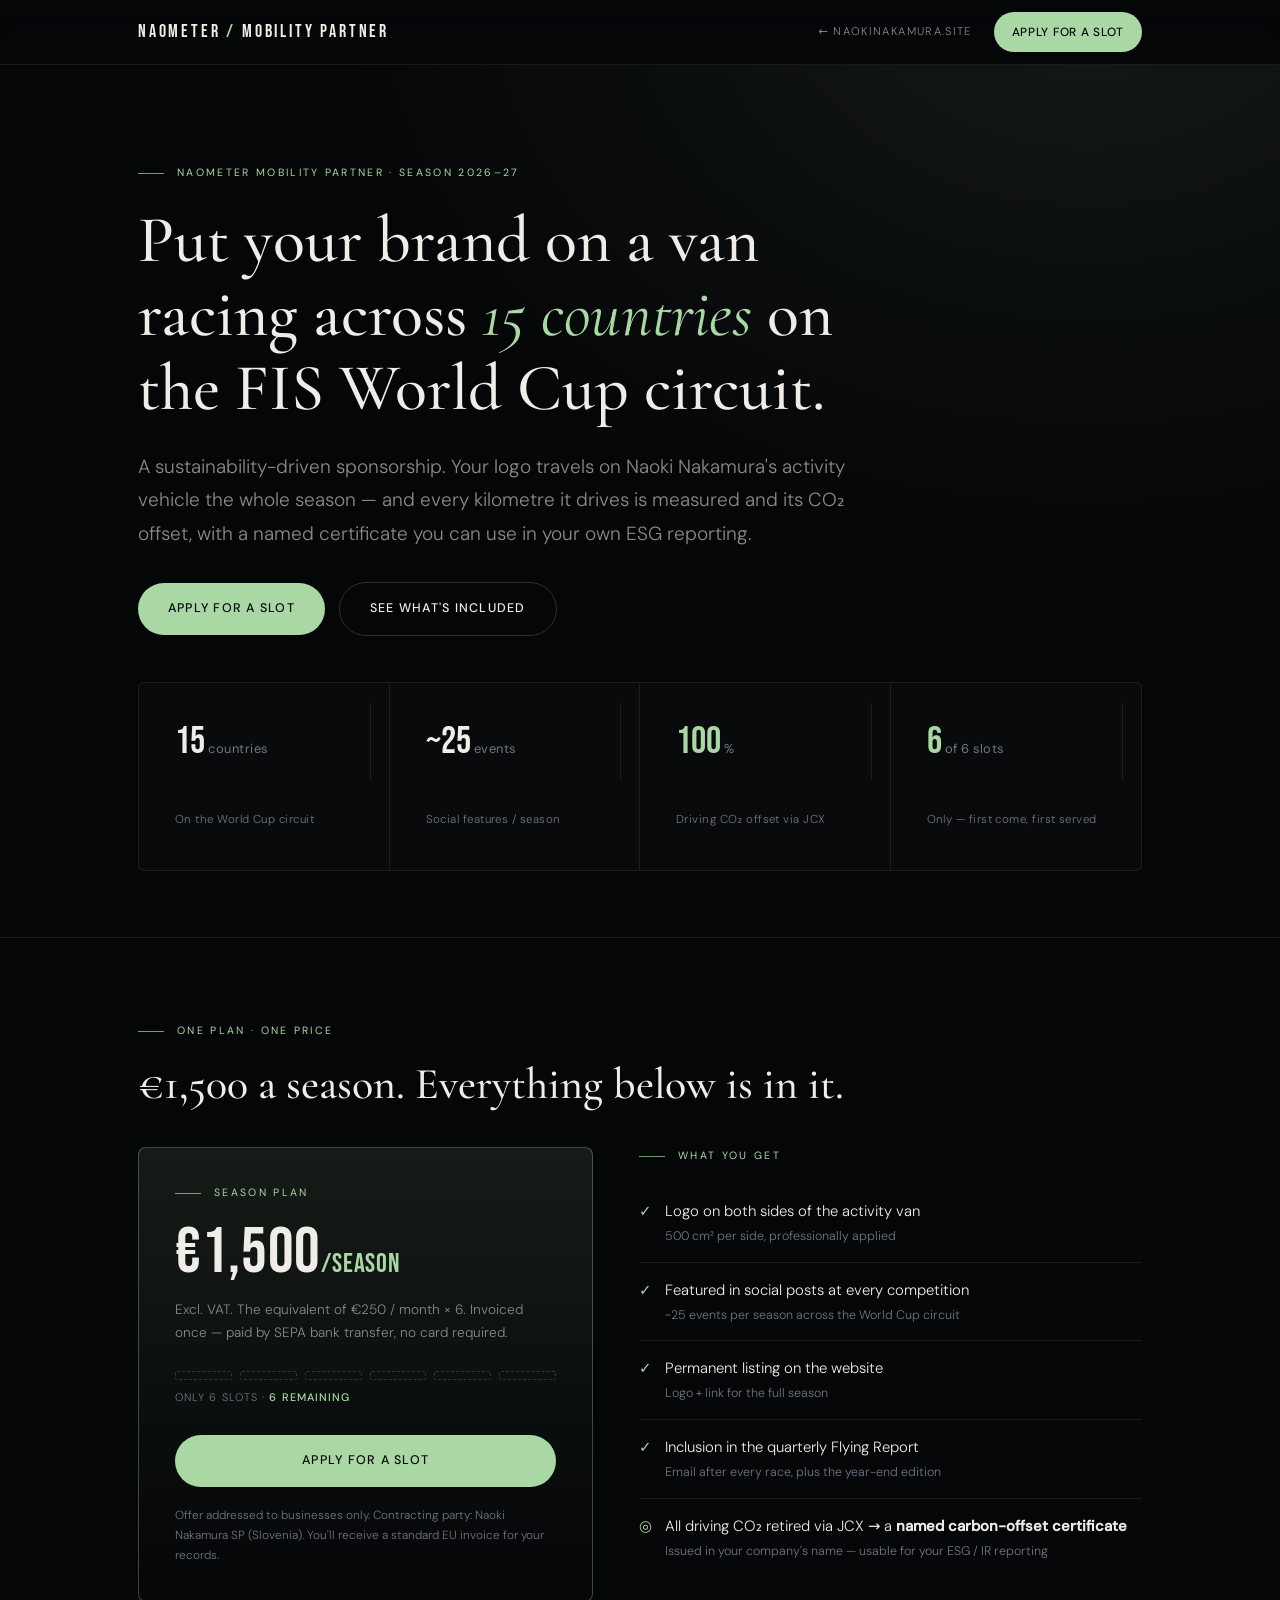
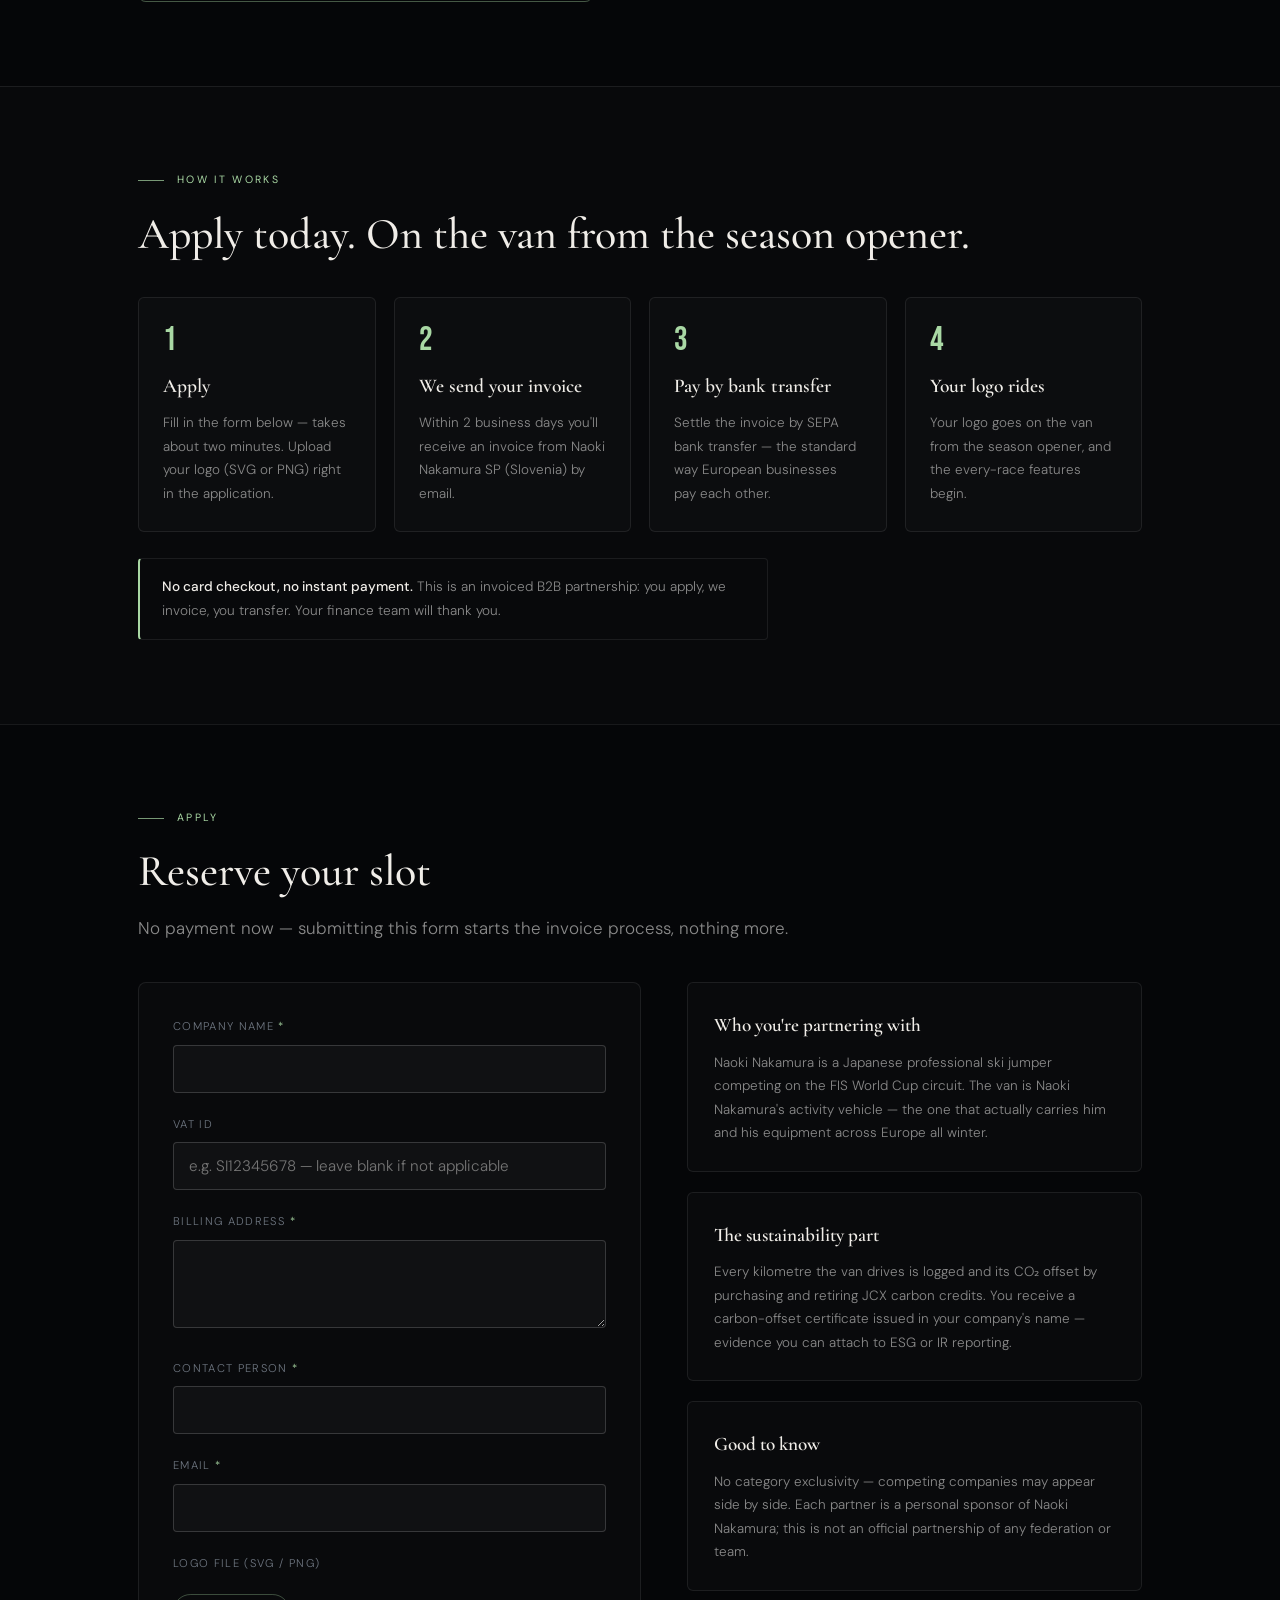
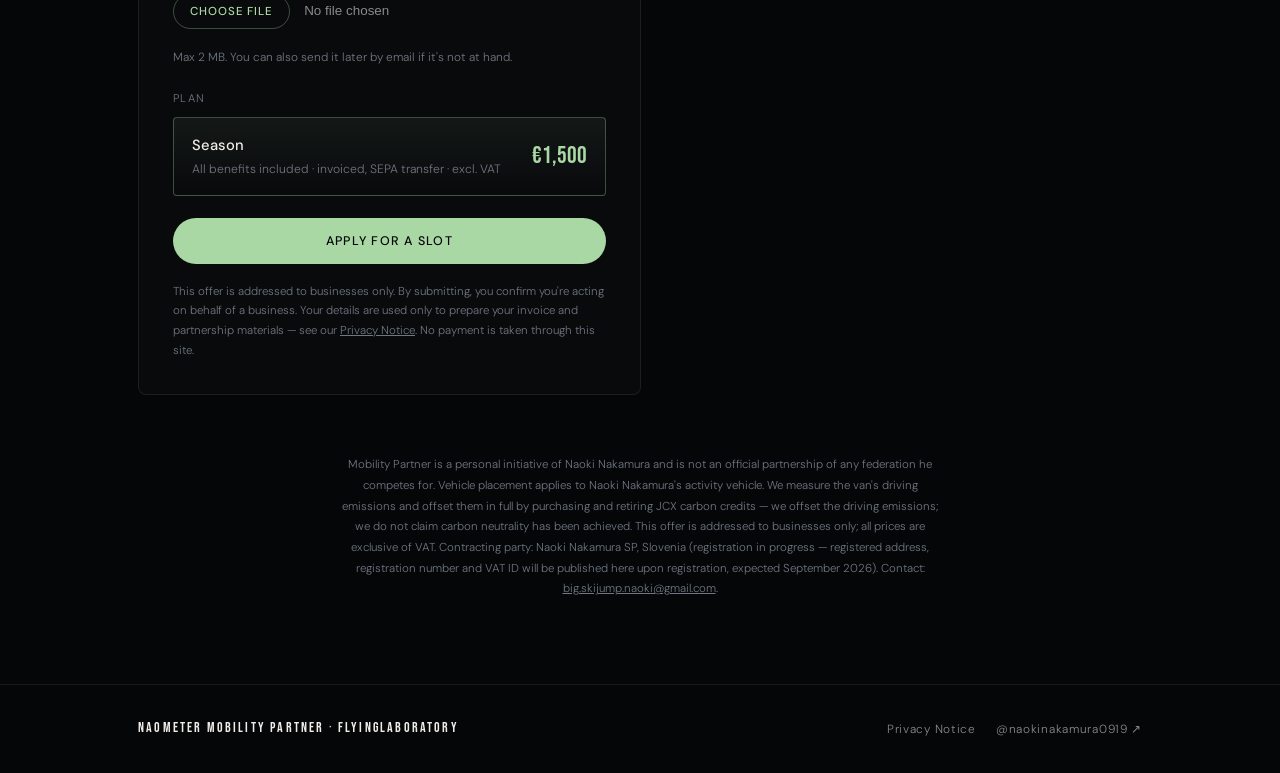
<file: mobility-partner.html>
<!DOCTYPE html>
<!-- Naometer Mobility Partner — standalone product page (EN) -->
<!-- Shares the naokinakamura.site design language (black · DM Sans / Bebas Neue / Cormorant) -->
<!-- but carries its own moss-green accent so it reads as a separate product. -->
<html lang="en">
<head>
<meta charset="utf-8">
<meta name="viewport" content="width=device-width, initial-scale=1">
<title>Naometer Mobility Partner — Your brand on a van across 15 countries</title>
<meta name="description" content="Put your brand on Naoki Nakamura's activity van as it crosses 15 countries on the FIS World Cup circuit. €1,500 / season, 6 slots, all driving CO₂ offset — with a named carbon-offset certificate for your ESG reporting.">
<meta property="og:title" content="Naometer Mobility Partner — Your brand on a van across 15 countries">
<meta property="og:description" content="Sustainability-driven sponsorship: €1,500 / season, only 6 slots. Logo on the van, every-race social features, and a named carbon-offset certificate.">
<meta property="og:type" content="website">
<meta property="og:image" content="/images/hero_action.jpg">
<meta name="twitter:card" content="summary_large_image">
<link rel="stylesheet" href="/fonts/main.css">

<style>
  :root{
    --black:#050608; --panel:rgba(255,255,255,.02); --panel-2:rgba(255,255,255,.035);
    --white:#f0ede8; --dim:#8a8a8a; --steel:#6f7782;
    --ice:#a8cfe0;
    /* product accent — moss green marks Mobility Partner as its own product */
    --moss:#a9d8a4; --moss-deep:#7fb37c; --moss-soft:rgba(169,216,164,.32);
    --line:rgba(255,255,255,.08); --line-strong:rgba(255,255,255,.16);
    --dm:"DM Sans",system-ui,sans-serif;
    --bebas:"Bebas Neue",sans-serif;
    --cormorant:"Cormorant Garamond",Georgia,serif;
  }
  *{box-sizing:border-box;margin:0;padding:0}
  html{scroll-behavior:smooth}
  body{font-family:var(--dm);font-weight:300;background:var(--black);color:var(--white);line-height:1.75;-webkit-font-smoothing:antialiased;overflow-x:hidden}
  .wrap{max-width:1060px;margin:0 auto;padding:0 28px}
  section{position:relative}
  a{color:inherit}

  .eyebrow{font-size:.66rem;letter-spacing:.22em;text-transform:uppercase;color:var(--moss);display:flex;align-items:center;gap:13px;font-weight:400}
  .eyebrow::before{content:"";width:26px;height:1px;background:currentColor;opacity:.7}
  h2.title{font-family:var(--cormorant);font-weight:500;font-size:clamp(26px,4.4vw,44px);line-height:1.2;margin:18px 0 16px}
  .lead{color:var(--dim);font-size:clamp(15px,1.7vw,17px);max-width:62ch;font-weight:300}
  .mono{font-variant-numeric:tabular-nums}

  nav{position:sticky;top:0;z-index:50;backdrop-filter:blur(10px);background:linear-gradient(to bottom,rgba(5,6,8,.92),rgba(5,6,8,.7));border-bottom:1px solid var(--line)}
  nav .wrap{display:flex;align-items:center;justify-content:space-between;height:64px;gap:16px}
  .brand{font-family:var(--bebas);font-size:1.1rem;letter-spacing:.16em;color:var(--white);text-decoration:none;white-space:nowrap}
  .brand b{color:var(--moss);font-weight:400}
  .nav-side{display:flex;align-items:center;gap:22px}
  .nav-back{font-size:.7rem;letter-spacing:.12em;text-transform:uppercase;color:var(--dim);text-decoration:none;transition:color .3s}
  .nav-back:hover{color:var(--white)}
  .nav-cta{font-weight:500;font-size:.74rem;letter-spacing:.06em;text-transform:uppercase;color:var(--black);background:var(--moss);padding:10px 18px;border-radius:999px;text-decoration:none;transition:.2s;white-space:nowrap}
  .nav-cta:hover{background:#c3e5bf;transform:translateY(-1px)}

  /* hero */
  .hero{padding:clamp(64px,11vh,116px) 0 66px;overflow:hidden;background:radial-gradient(110% 120% at 85% -10%,rgba(169,216,164,.09),transparent 55%)}
  .hero h1{font-family:var(--cormorant);font-weight:500;font-size:clamp(34px,6.2vw,66px);line-height:1.12;margin:22px 0 24px;text-wrap:balance}
  .hero h1 .z{font-style:italic;color:var(--moss)}
  .hero .lead{font-size:clamp(16px,2vw,19px);max-width:56ch}
  .cta-row{display:flex;gap:14px;flex-wrap:wrap;align-items:center;margin-top:32px}
  .btn{font-weight:500;font-size:.78rem;letter-spacing:.1em;text-transform:uppercase;text-decoration:none;padding:15px 30px;border-radius:999px;transition:.2s;display:inline-block;border:0;cursor:pointer;font-family:var(--dm)}
  .btn-primary{background:var(--moss);color:var(--black)}
  .btn-primary:hover{background:#c3e5bf;transform:translateY(-2px)}
  .btn-ghost{background:transparent;color:var(--white);border:1px solid var(--line-strong)}
  .btn-ghost:hover{border-color:var(--moss);color:var(--moss);transform:translateY(-2px)}

  .hero-stats{margin-top:46px;display:grid;grid-template-columns:repeat(4,1fr);border:1px solid var(--line);border-radius:6px;overflow:hidden;background:var(--panel)}
  .hero-stats div{padding:20px 18px;border-right:1px solid var(--line)}
  .hero-stats div:last-child{border-right:0}
  .hero-stats .v{font-family:var(--bebas);font-size:clamp(26px,3vw,38px);line-height:1;color:var(--white)}
  .hero-stats .v.g{color:var(--moss)}
  .hero-stats .v small{font-family:var(--dm);font-weight:400;font-size:.34em;margin-left:3px;color:var(--steel);letter-spacing:.04em}
  .hero-stats .k{font-size:.72rem;color:var(--steel);margin-top:9px;letter-spacing:.04em}

  .band{padding:84px 0;border-top:1px solid var(--line)}
  .band.alt{background:rgba(255,255,255,.014)}

  /* price + value stack, side by side */
  .price-2{display:grid;grid-template-columns:.95fr 1.05fr;gap:46px;align-items:start}
  .price-box{border:1px solid var(--moss-soft);border-radius:8px;padding:36px;background:linear-gradient(180deg,rgba(169,216,164,.1),transparent);position:sticky;top:88px}
  .price-box .amount{font-family:var(--bebas);font-size:clamp(46px,6.6vw,64px);line-height:.95;letter-spacing:.01em}
  .price-box .amount span{color:var(--moss);font-size:.42em}
  .price-box .sub{color:var(--dim);font-size:.85rem;margin-top:14px}
  .slots{display:flex;gap:8px;margin:26px 0 8px}
  .slot{flex:1;height:9px;border-radius:2px;background:var(--moss)}
  .slot.open{background:transparent;border:1px dashed var(--line-strong)}
  .slots-label{font-size:.68rem;letter-spacing:.1em;text-transform:uppercase;color:var(--steel)}
  .slots-label b{color:var(--moss);font-weight:500}
  .price-note{font-size:.74rem;color:var(--steel);margin-top:18px;line-height:1.7}
  .incl{list-style:none}
  .incl li{display:flex;gap:13px;padding:14px 0;border-bottom:1px solid var(--line);font-size:.93rem;color:var(--white);font-weight:300}
  .incl li:last-child{border-bottom:0}
  .incl .ck{flex:0 0 auto;color:var(--moss);font-weight:500}
  .incl small{display:block;color:var(--steel);font-size:.78rem;margin-top:2px}

  /* how it works */
  .steps{display:grid;grid-template-columns:repeat(4,1fr);gap:18px;margin-top:36px}
  .step-c{padding:26px 24px;border:1px solid var(--line);border-radius:6px;background:var(--panel)}
  .step-c .n{font-family:var(--bebas);font-size:2.1rem;line-height:1;color:var(--moss)}
  .step-c h4{font-family:var(--cormorant);font-weight:600;font-size:1.22rem;margin:12px 0 8px;color:var(--white)}
  .step-c p{font-size:.84rem;color:var(--dim)}
  .how-note{margin-top:26px;padding:16px 22px;border:1px solid var(--line);border-left:2px solid var(--moss);border-radius:4px;font-size:.85rem;color:var(--dim);max-width:70ch}
  .how-note b{color:var(--white);font-weight:500}

  /* form */
  .form-grid{display:grid;grid-template-columns:1.05fr .95fr;gap:46px;align-items:start;margin-top:38px}
  form{border:1px solid var(--line);border-radius:8px;padding:34px;background:var(--panel)}
  .field{margin-bottom:22px}
  .field label{display:block;font-size:.7rem;letter-spacing:.12em;text-transform:uppercase;color:var(--steel);margin-bottom:8px}
  .field label .req{color:var(--moss)}
  .field input[type=text],.field input[type=email],.field textarea{
    width:100%;background:rgba(255,255,255,.03);border:1px solid var(--line-strong);border-radius:4px;
    color:var(--white);font-family:var(--dm);font-weight:300;font-size:.95rem;padding:13px 15px;transition:border-color .2s;outline:none}
  .field input:focus,.field textarea:focus{border-color:var(--moss)}
  .field textarea{min-height:88px;resize:vertical}
  .field input[type=file]{width:100%;color:var(--dim);font-size:.84rem;padding:12px 0}
  .field input[type=file]::file-selector-button{
    font-family:var(--dm);font-weight:500;font-size:.72rem;letter-spacing:.08em;text-transform:uppercase;
    color:var(--moss);background:transparent;border:1px solid var(--moss-soft);border-radius:999px;
    padding:9px 16px;margin-right:14px;cursor:pointer;transition:.2s}
  .field input[type=file]::file-selector-button:hover{background:var(--moss);color:var(--black)}
  .field .hint{font-size:.74rem;color:var(--steel);margin-top:6px}
  .plan-fixed{display:flex;justify-content:space-between;align-items:center;gap:14px;border:1px solid var(--moss-soft);border-radius:4px;padding:15px 18px;background:linear-gradient(180deg,rgba(169,216,164,.07),transparent)}
  .plan-fixed .p-name{font-weight:500;font-size:.92rem}
  .plan-fixed .p-name small{display:block;font-weight:300;color:var(--steel);font-size:.76rem}
  .plan-fixed .p-price{font-family:var(--bebas);font-size:1.5rem;color:var(--moss);white-space:nowrap}
  .form-error{display:none;margin:0 0 20px;padding:13px 16px;border:1px solid rgba(224,138,138,.5);border-radius:4px;color:#e0a8a8;font-size:.85rem}
  .form-error.show{display:block}
  .form-fine{font-size:.72rem;color:var(--steel);margin-top:18px;line-height:1.7}

  .success{display:none;border:1px solid var(--moss-soft);border-radius:8px;padding:44px 36px;background:linear-gradient(180deg,rgba(169,216,164,.08),transparent);text-align:center}
  .success.show{display:block}
  .success .mark{font-family:var(--bebas);font-size:2.6rem;color:var(--moss);line-height:1}
  .success h3{font-family:var(--cormorant);font-weight:600;font-size:1.7rem;margin:14px 0 10px}
  .success p{color:var(--dim);font-size:.92rem;max-width:44ch;margin:0 auto}

  .aside-card{border:1px solid var(--line);border-radius:6px;padding:26px;background:var(--panel);margin-bottom:20px}
  .aside-card h4{font-family:var(--cormorant);font-weight:600;font-size:1.2rem;margin-bottom:8px}
  .aside-card p{font-size:.84rem;color:var(--dim)}

  .fine{margin:60px auto 0;font-size:.72rem;color:var(--steel);max-width:76ch;line-height:1.8;text-align:center}

  footer{border-top:1px solid var(--line);padding:32px 0}
  footer .wrap{display:flex;justify-content:space-between;align-items:center;flex-wrap:wrap;gap:12px}
  footer .brand{font-size:.85rem}
  footer a{color:var(--dim);text-decoration:none;font-size:.74rem;letter-spacing:.06em}
  footer a:hover{color:var(--moss)}

  .reveal{opacity:0;transform:translateY(20px);transition:opacity .9s cubic-bezier(.2,.7,.2,1),transform .9s cubic-bezier(.2,.7,.2,1)}
  .reveal.in{opacity:1;transform:none}
  .reveal.d1{transition-delay:.08s}.reveal.d2{transition-delay:.18s}.reveal.d3{transition-delay:.30s}

  @media (max-width:840px){
    .price-2,.form-grid{grid-template-columns:1fr;gap:30px}
    .price-box{position:static}
    .steps{grid-template-columns:repeat(2,1fr)}
    .hero-stats{grid-template-columns:repeat(2,1fr)}
    .hero-stats div:nth-child(2){border-right:0}
    .hero-stats div:nth-child(1),.hero-stats div:nth-child(2){border-bottom:1px solid var(--line)}
    .nav-back{display:none}
  }
  @media (max-width:560px){
    .steps{grid-template-columns:1fr}
    nav .wrap{padding:0 20px}
    nav .brand{font-size:.8rem;letter-spacing:.08em;white-space:normal;line-height:1.3;flex:1 1 auto;min-width:0;max-width:180px}
    .nav-cta{font-size:.64rem;padding:9px 13px}
    .nav-side{gap:0;flex:0 0 auto}
    footer .brand{white-space:normal;line-height:1.5}
  }
  @media (prefers-reduced-motion:reduce){
    .reveal{opacity:1;transform:none;transition:none}
    html{scroll-behavior:auto}
  }
</style>
</head>
<body>

<nav>
  <div class="wrap">
    <a class="brand" href="/mobility-partner">NAOMETER <b>/</b> MOBILITY PARTNER</a>
    <div class="nav-side">
      <a class="nav-back" href="/">← naokinakamura.site</a>
      <a class="nav-cta" href="#apply">Apply for a slot</a>
    </div>
  </div>
</nav>

<!-- HERO -->
<header class="hero">
  <div class="wrap">
    <div class="eyebrow reveal">Naometer Mobility Partner · Season 2026–27</div>
    <h1 class="reveal d1">Put your brand on a van racing across <span class="z">15 countries</span> on the FIS World Cup circuit.</h1>
    <p class="lead reveal d2">A sustainability-driven sponsorship. Your logo travels on Naoki Nakamura's activity vehicle the whole season — and every kilometre it drives is measured and its CO₂ offset, with a named certificate you can use in your own ESG reporting.</p>
    <div class="cta-row reveal d3">
      <a href="#apply" class="btn btn-primary">Apply for a slot</a>
      <a href="#price" class="btn btn-ghost">See what's included</a>
    </div>

    <div class="hero-stats reveal d3">
      <div><div class="v">15<small>countries</small></div><div class="k">On the World Cup circuit</div></div>
      <div><div class="v">~25<small>events</small></div><div class="k">Social features / season</div></div>
      <div><div class="v g">100<small>%</small></div><div class="k">Driving CO₂ offset via JCX</div></div>
      <div><div class="v g mono" id="stat-slots">6<small>slots</small></div><div class="k">Only — first come, first served</div></div>
    </div>
  </div>
</header>

<!-- PRICE + VALUE STACK -->
<section class="band" id="price">
  <div class="wrap">
    <div class="eyebrow reveal">One plan · One price</div>
    <h2 class="title reveal">€1,500 a season. Everything below is in it.</h2>

    <div class="price-2" style="margin-top:36px">
      <div class="price-box reveal">
        <div class="eyebrow" style="margin-bottom:20px">Season plan</div>
        <div class="amount mono">€1,500<span>/season</span></div>
        <div class="sub">Excl. VAT. The equivalent of €250 / month × 6. Invoiced once — paid by SEPA bank transfer, no card required.</div>
        <div class="slots" id="slots-bar" aria-hidden="true"></div>
        <div class="slots-label" id="slots-label">Only 6 slots</div>
        <a href="#apply" class="btn btn-primary" style="margin-top:28px;display:block;text-align:center">Apply for a slot</a>
        <div class="price-note">Offer addressed to businesses only. Contracting party: Naoki Nakamura SP (Slovenia). You'll receive a standard EU invoice for your records.</div>
      </div>

      <div class="reveal d1">
        <div class="eyebrow">What you get</div>
        <ul class="incl" style="margin-top:18px">
          <li><span class="ck">✓</span><span>Logo on both sides of the activity van<small>500 cm² per side, professionally applied</small></span></li>
          <li><span class="ck">✓</span><span>Featured in social posts at every competition<small>~25 events per season across the World Cup circuit</small></span></li>
          <li><span class="ck">✓</span><span>Permanent listing on the website<small>Logo + link for the full season</small></span></li>
          <li><span class="ck">✓</span><span>Inclusion in the quarterly Flying Report<small>Email after every race, plus the year-end edition</small></span></li>
          <li><span class="ck">◎</span><span>All driving CO₂ retired via JCX → a <b>named carbon-offset certificate</b><small>Issued in your company's name — usable for your ESG / IR reporting</small></span></li>
        </ul>
      </div>
    </div>
  </div>
</section>

<!-- HOW IT WORKS -->
<section class="band alt" id="how">
  <div class="wrap">
    <div class="eyebrow reveal">How it works</div>
    <h2 class="title reveal">Apply today. On the van from the season opener.</h2>
    <div class="steps">
      <div class="step-c reveal"><div class="n">1</div><h4>Apply</h4><p>Fill in the form below — takes about two minutes. Upload your logo (SVG or PNG) right in the application.</p></div>
      <div class="step-c reveal d1"><div class="n">2</div><h4>We send your invoice</h4><p>Within 2 business days you'll receive an invoice from Naoki Nakamura SP (Slovenia) by email.</p></div>
      <div class="step-c reveal d2"><div class="n">3</div><h4>Pay by bank transfer</h4><p>Settle the invoice by SEPA bank transfer — the standard way European businesses pay each other.</p></div>
      <div class="step-c reveal d3"><div class="n">4</div><h4>Your logo rides</h4><p>Your logo goes on the van from the season opener, and the every-race features begin.</p></div>
    </div>
    <div class="how-note reveal"><b>No card checkout, no instant payment.</b> This is an invoiced B2B partnership: you apply, we invoice, you transfer. Your finance team will thank you.</div>
  </div>
</section>

<!-- APPLICATION FORM -->
<section class="band" id="apply">
  <div class="wrap">
    <div class="eyebrow reveal">Apply</div>
    <h2 class="title reveal">Reserve your slot</h2>
    <p class="lead reveal">No payment now — submitting this form starts the invoice process, nothing more.</p>

    <div class="form-grid">
      <div class="reveal">
        <form id="apply-form" novalidate>
          <div class="form-error" id="form-error" role="alert"></div>

          <div class="field">
            <label for="f-company">Company name <span class="req">*</span></label>
            <input type="text" id="f-company" name="company" required autocomplete="organization">
          </div>
          <div class="field">
            <label for="f-vat">VAT ID</label>
            <input type="text" id="f-vat" name="vatId" placeholder="e.g. SI12345678 — leave blank if not applicable" autocomplete="off">
          </div>
          <div class="field">
            <label for="f-address">Billing address <span class="req">*</span></label>
            <textarea id="f-address" name="billingAddress" required autocomplete="street-address"></textarea>
          </div>
          <div class="field">
            <label for="f-contact">Contact person <span class="req">*</span></label>
            <input type="text" id="f-contact" name="contactPerson" required autocomplete="name">
          </div>
          <div class="field">
            <label for="f-email">Email <span class="req">*</span></label>
            <input type="email" id="f-email" name="email" required autocomplete="email">
          </div>
          <div class="field">
            <label for="f-logo">Logo file (SVG / PNG)</label>
            <input type="file" id="f-logo" name="logo" accept=".svg,.png,image/svg+xml,image/png">
            <div class="hint">Max 2 MB. You can also send it later by email if it's not at hand.</div>
          </div>

          <div class="field">
            <label>Plan</label>
            <div class="plan-fixed">
              <div class="p-name">Season<small>All benefits included · invoiced, SEPA transfer · excl. VAT</small></div>
              <div class="p-price mono">€1,500</div>
            </div>
          </div>

          <button type="submit" class="btn btn-primary" id="submit-btn" style="width:100%">Apply for a slot</button>
          <p class="form-fine">This offer is addressed to businesses only. By submitting, you confirm you're acting on behalf of a business. Your details are used only to prepare your invoice and partnership materials — see our <a href="/privacy">Privacy Notice</a>. No payment is taken through this site.</p>
        </form>

        <div class="success" id="success" role="status">
          <div class="mark">✓</div>
          <h3>Thanks — we'll email your invoice within 2 business days.</h3>
          <p>Watch your inbox for an invoice from Naoki Nakamura SP. Once it's settled by bank transfer, your logo is booked onto the van for the 2026–27 season.</p>
        </div>
      </div>

      <div class="reveal d1">
        <div class="aside-card">
          <h4>Who you're partnering with</h4>
          <p>Naoki Nakamura is a Japanese professional ski jumper competing on the FIS World Cup circuit. The van is Naoki Nakamura's activity vehicle — the one that actually carries him and his equipment across Europe all winter.</p>
        </div>
        <div class="aside-card">
          <h4>The sustainability part</h4>
          <p>Every kilometre the van drives is logged and its CO₂ offset by purchasing and retiring JCX carbon credits. You receive a carbon-offset certificate issued in your company's name — evidence you can attach to ESG or IR reporting.</p>
        </div>
        <div class="aside-card">
          <h4>Good to know</h4>
          <p>No category exclusivity — competing companies may appear side by side. Each partner is a personal sponsor of Naoki Nakamura; this is not an official partnership of any federation or team.</p>
        </div>
      </div>
    </div>

    <p class="fine">Mobility Partner is a personal initiative of Naoki Nakamura and is not an official partnership of any federation he competes for. Vehicle placement applies to Naoki Nakamura's activity vehicle. We measure the van's driving emissions and offset them in full by purchasing and retiring JCX carbon credits — we offset the driving emissions; we do not claim carbon neutrality has been achieved. This offer is addressed to businesses only; all prices are exclusive of VAT. Contracting party: Naoki Nakamura SP, Slovenia (registration in progress — registered address, registration number and VAT ID will be published here upon registration, expected September 2026). Contact: <a href="mailto:big.skijump.naoki@gmail.com">big.skijump.naoki@gmail.com</a>.</p>
  </div>
</section>

<footer>
  <div class="wrap">
    <div class="brand">NAOMETER MOBILITY PARTNER <b>·</b> FLYINGLABORATORY</div>
    <div style="display:flex;gap:20px;align-items:center">
      <a href="/privacy">Privacy Notice</a>
      <a href="https://www.youtube.com/@naokinakamura0919" target="_blank" rel="noopener">@naokinakamura0919 ↗</a>
    </div>
  </div>
</footer>

<script>
  // scroll-reveal, matching the main site's behaviour
  (function () {
    const els = document.querySelectorAll('.reveal');
    const revealAll = function () { els.forEach(function (e) { e.classList.add('in'); }); };
    if (!('IntersectionObserver' in window)) { revealAll(); return; }
    const io = new IntersectionObserver(function (entries) {
      entries.forEach(function (en) { if (en.isIntersecting) { en.target.classList.add('in'); io.unobserve(en.target); } });
    }, { threshold: 0.12, rootMargin: '0px 0px -8% 0px' });
    els.forEach(function (e) { io.observe(e); });
    window.addEventListener('load', function () {
      setTimeout(function () { if (!document.querySelector('.reveal.in')) revealAll(); }, 1200);
    });
  })();

  // slot availability from /data/mobility.json — edit remainingSlots there, never here
  (function () {
    const bar = document.getElementById('slots-bar');
    const label = document.getElementById('slots-label');
    const stat = document.getElementById('stat-slots');

    function render(total, remaining) {
      bar.innerHTML = '';
      for (let i = 0; i < total; i++) {
        const el = document.createElement('div');
        el.className = 'slot' + (i < total - remaining ? '' : ' open');
        bar.appendChild(el);
      }
      if (remaining <= 0) {
        label.innerHTML = 'Only ' + total + ' slots · <b>fully booked — applications join the waitlist</b>';
      } else {
        label.innerHTML = 'Only ' + total + ' slots · <b>' + remaining + ' remaining</b>';
      }
      stat.innerHTML = remaining + '<small>of ' + total + ' slots</small>';
    }

    fetch('/data/mobility.json', { cache: 'no-store' })
      .then(function (r) { return r.json(); })
      .then(function (d) {
        render(d.totalSlots || 6, Math.max(0, Math.min(d.remainingSlots, d.totalSlots || 6)));
      })
      .catch(function () { render(6, 6); });
  })();

  // application form → /api/mobility-apply (server forwards to the n8n webhook)
  (function () {
    const form = document.getElementById('apply-form');
    const errBox = document.getElementById('form-error');
    const btn = document.getElementById('submit-btn');
    const success = document.getElementById('success');

    function showError(msg) {
      errBox.textContent = msg;
      errBox.classList.add('show');
      errBox.scrollIntoView({ behavior: 'smooth', block: 'center' });
    }

    function readLogo(file) {
      return new Promise(function (resolve, reject) {
        if (!file) { resolve(null); return; }
        const okType = /\.(svg|png)$/i.test(file.name) ||
          file.type === 'image/svg+xml' || file.type === 'image/png';
        if (!okType) { reject(new Error('Logo must be an SVG or PNG file.')); return; }
        if (file.size > 2 * 1024 * 1024) { reject(new Error('Logo file is too large (max 2 MB).')); return; }
        const reader = new FileReader();
        reader.onload = function () { resolve({ filename: file.name, data: reader.result }); };
        reader.onerror = function () { reject(new Error('Could not read the logo file. Please try again.')); };
        reader.readAsDataURL(file);
      });
    }

    form.addEventListener('submit', function (e) {
      e.preventDefault();
      errBox.classList.remove('show');

      const company = document.getElementById('f-company').value.trim();
      const vatId = document.getElementById('f-vat').value.trim();
      const billingAddress = document.getElementById('f-address').value.trim();
      const contactPerson = document.getElementById('f-contact').value.trim();
      const email = document.getElementById('f-email').value.trim();

      if (!company || !billingAddress || !contactPerson || !email) {
        showError('Please fill in all required fields.');
        return;
      }
      if (!/^[^\s@]+@[^\s@]+\.[^\s@]+$/.test(email)) {
        showError('Please enter a valid email address.');
        return;
      }

      btn.disabled = true;
      btn.textContent = 'Sending…';

      readLogo(document.getElementById('f-logo').files[0])
        .then(function (logo) {
          return fetch('/api/mobility-apply', {
            method: 'POST',
            headers: { 'Content-Type': 'application/json' },
            body: JSON.stringify({
              company: company, vatId: vatId, billingAddress: billingAddress,
              contactPerson: contactPerson, email: email, logo: logo,
            }),
          });
        })
        .then(function (res) {
          if (!res.ok) {
            return res.json().catch(function () { return {}; }).then(function (d) {
              throw new Error(d.error || 'Something went wrong. Please try again.');
            });
          }
          form.style.display = 'none';
          success.classList.add('show');
          success.scrollIntoView({ behavior: 'smooth', block: 'center' });
        })
        .catch(function (err) {
          showError(err.message || 'Something went wrong. Please try again.');
        })
        .finally(function () {
          btn.disabled = false;
          btn.textContent = 'Apply for a slot';
        });
    });
  })();
</script>
</body>
</html>
</file>
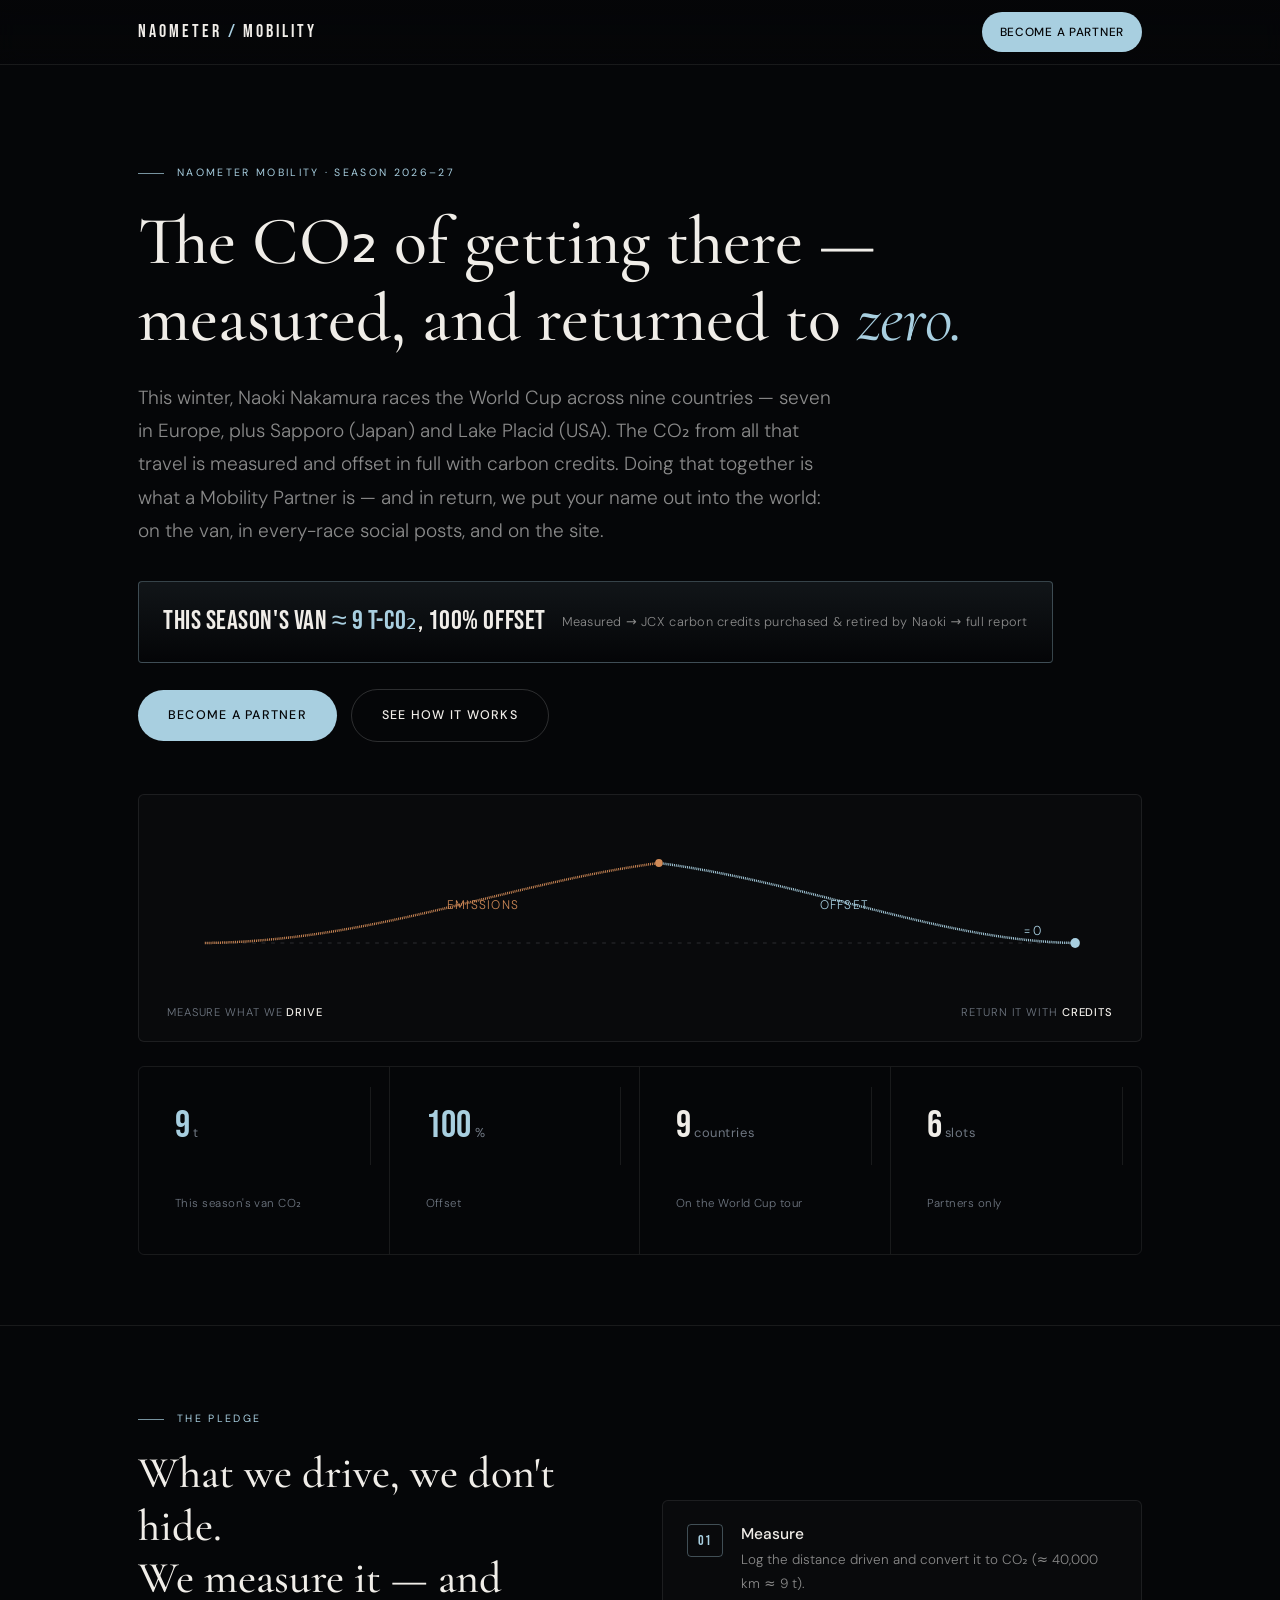
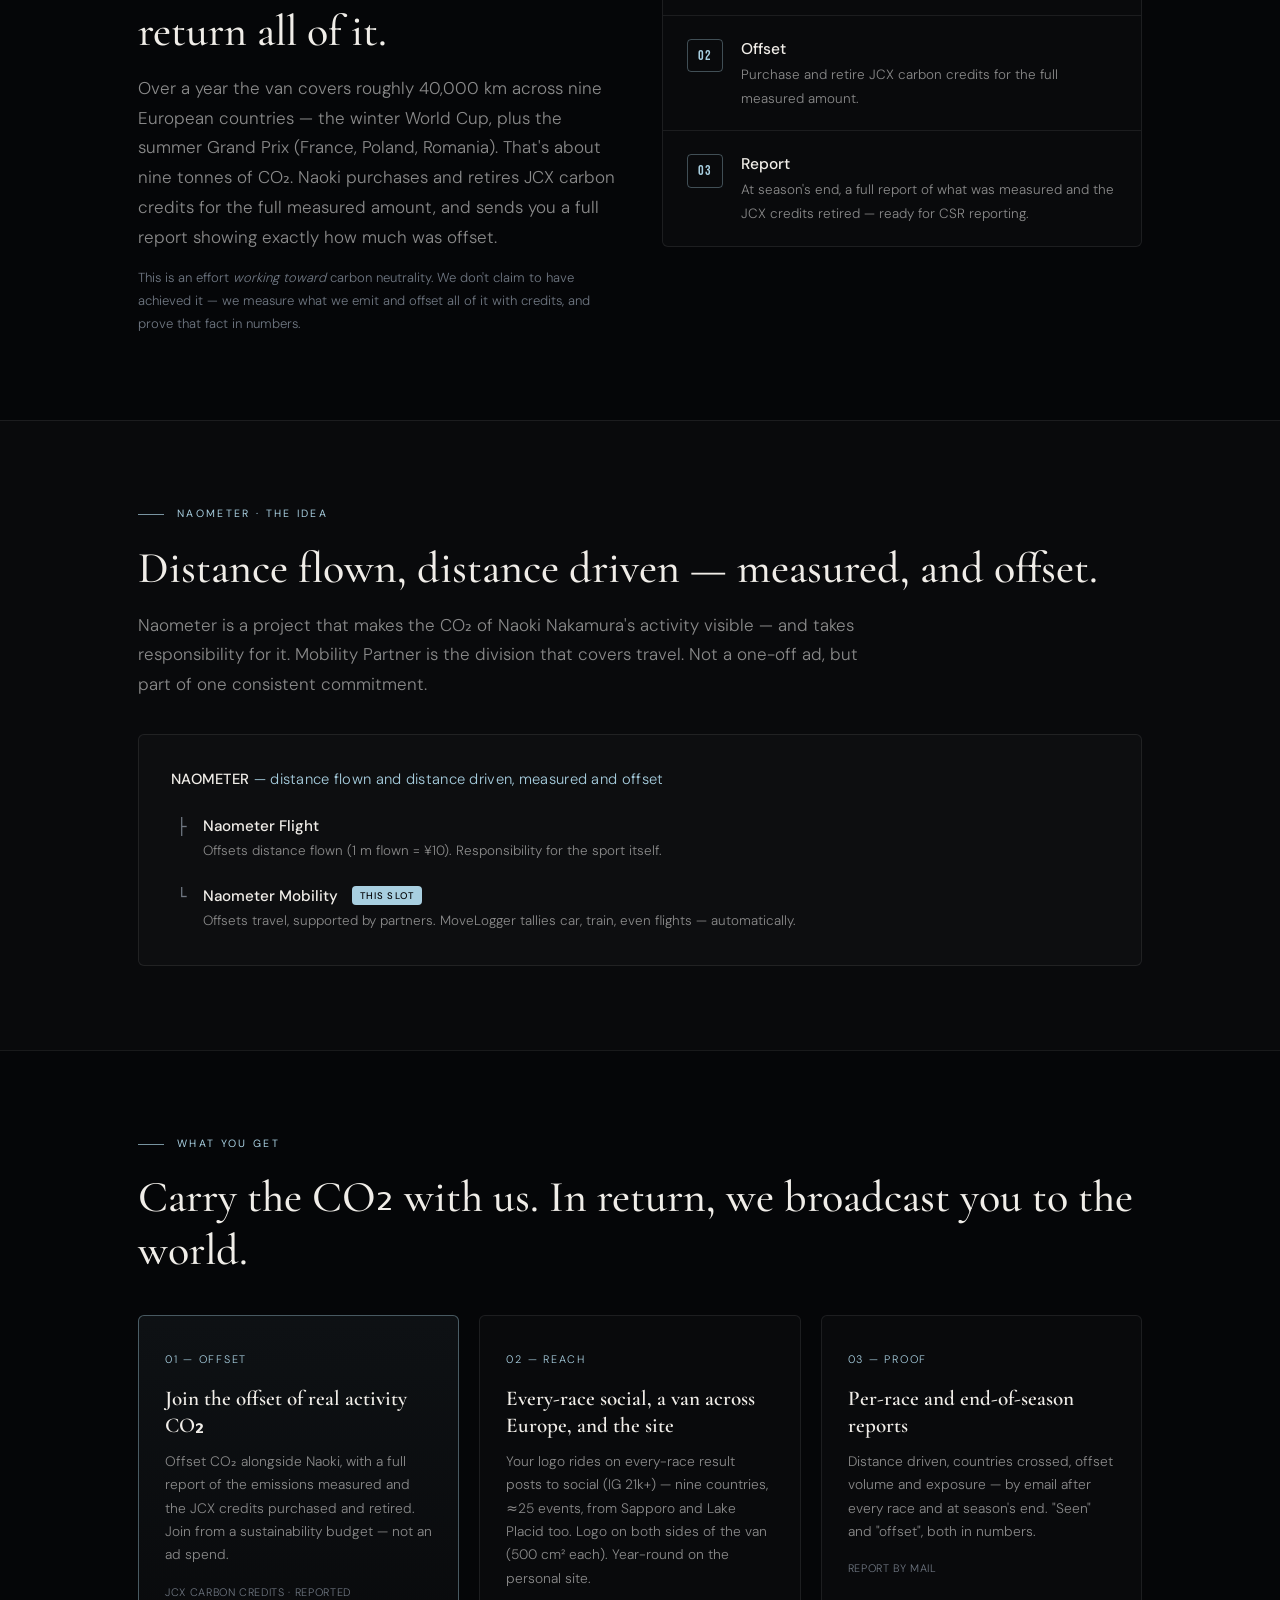
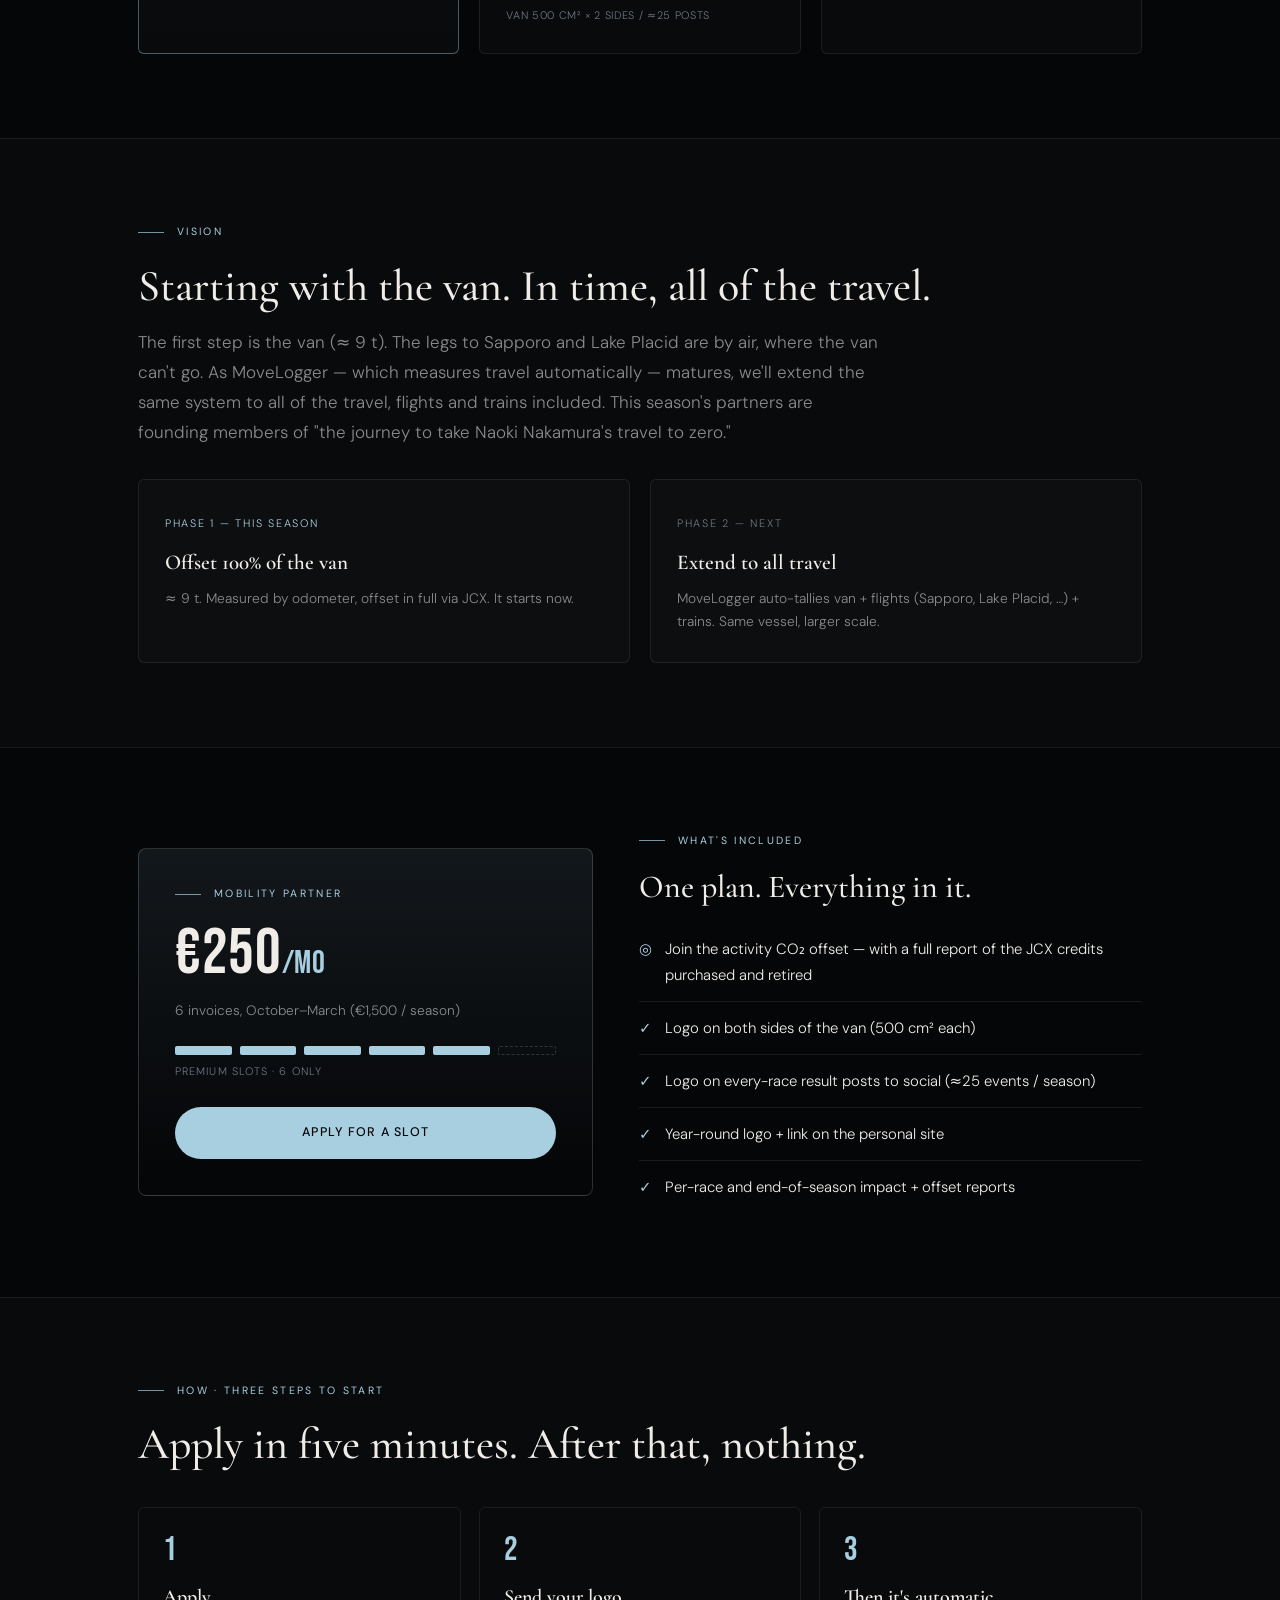
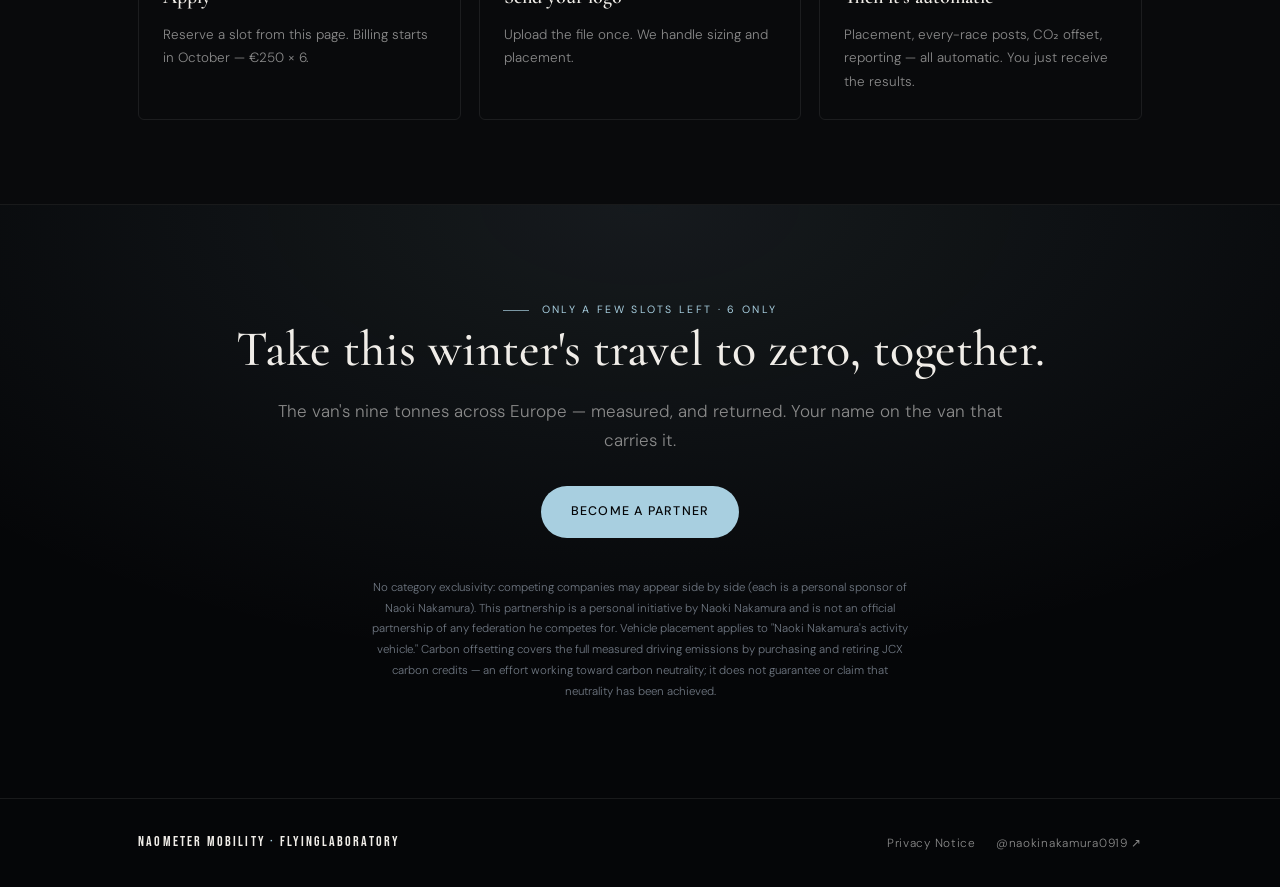
<file: mobility.html>
<!DOCTYPE html>
<!-- Naometer Mobility — sponsorship / carbon-offset landing page (EN) -->
<!-- Restyled to the naokinakamura.site design language (black · ice · DM Sans / Bebas Neue / Cormorant). -->
<html lang="en">
<head>
<meta charset="utf-8">
<meta name="viewport" content="width=device-width, initial-scale=1">
<title>Naometer Mobility — Measure every kilometre. Offset it to zero.</title>
<meta name="description" content="Become a Mobility Partner: help measure and fully offset the CO₂ from Naoki Nakamura's World Cup travel, and ride along on the van, on social, and on the site.">
<meta property="og:title" content="Naometer Mobility — Measure every kilometre. Offset it to zero.">
<meta property="og:description" content="Measure the travel. Offset it in full with retired JCX carbon credits. 6 partner slots for the 2026–27 season.">
<meta property="og:type" content="website">
<meta property="og:image" content="/images/hero_action.jpg">
<meta name="twitter:card" content="summary_large_image">
<link rel="stylesheet" href="/fonts/main.css">

<style>
  :root{
    --black:#050608; --panel:rgba(255,255,255,.02); --panel-2:rgba(255,255,255,.035);
    --white:#f0ede8; --dim:#8a8a8a; --steel:#6f7782;
    --ice:#a8cfe0; --ice-deep:#7fb3cb;
    --ember:#d08a57;                 /* sparing warm accent — the "emissions" half of the story */
    --line:rgba(255,255,255,.08); --line-strong:rgba(255,255,255,.16);
    --dm:"DM Sans",system-ui,sans-serif;
    --bebas:"Bebas Neue",sans-serif;
    --cormorant:"Cormorant Garamond",Georgia,serif;
  }
  *{box-sizing:border-box;margin:0;padding:0}
  html{scroll-behavior:smooth}
  body{font-family:var(--dm);font-weight:300;background:var(--black);color:var(--white);line-height:1.75;-webkit-font-smoothing:antialiased;overflow-x:hidden}
  .wrap{max-width:1060px;margin:0 auto;padding:0 28px}
  section{position:relative}
  a{color:inherit}

  .eyebrow{font-size:.66rem;letter-spacing:.22em;text-transform:uppercase;color:var(--ice);display:flex;align-items:center;gap:13px;font-weight:400}
  .eyebrow::before{content:"";width:26px;height:1px;background:currentColor;opacity:.7}
  .eyebrow.dim{color:var(--steel)}
  h2.title{font-family:var(--cormorant);font-weight:500;font-size:clamp(26px,4.4vw,44px);line-height:1.2;margin:18px 0 16px}
  .lead{color:var(--dim);font-size:clamp(15px,1.7vw,17px);max-width:62ch;font-weight:300}
  .mono{font-variant-numeric:tabular-nums}

  nav{position:sticky;top:0;z-index:50;backdrop-filter:blur(10px);background:linear-gradient(to bottom,rgba(5,6,8,.92),rgba(5,6,8,.7));border-bottom:1px solid var(--line)}
  nav .wrap{display:flex;align-items:center;justify-content:space-between;height:64px}
  .brand{font-family:var(--bebas);font-size:1.15rem;letter-spacing:.16em;color:var(--white)}
  .brand b{color:var(--ice);font-weight:400}
  .nav-cta{font-weight:500;font-size:.74rem;letter-spacing:.06em;text-transform:uppercase;color:var(--black);background:var(--ice);padding:10px 18px;border-radius:999px;text-decoration:none;transition:.2s}
  .nav-cta:hover{background:#c2ddea;transform:translateY(-1px)}

  /* hero */
  .hero{padding:clamp(64px,11vh,116px) 0 70px;overflow:hidden}
  .hero h1{font-family:var(--cormorant);font-weight:500;font-size:clamp(34px,6.4vw,68px);line-height:1.12;margin:22px 0 24px;text-wrap:balance}
  .hero h1 .z{font-style:italic;color:var(--ice)}
  .hero .lead{font-size:clamp(16px,2vw,19px);max-width:54ch}
  .pledge-chip{display:inline-flex;align-items:center;gap:16px;flex-wrap:wrap;margin:34px 0 26px;padding:16px 24px;border:1px solid rgba(168,207,224,.3);border-radius:4px;background:linear-gradient(180deg,rgba(168,207,224,.08),transparent)}
  .pledge-chip .big{font-family:var(--bebas);font-size:1.7rem;letter-spacing:.02em;color:var(--white)}
  .pledge-chip .big span{color:var(--ice)}
  .pledge-chip .meta{font-size:.8rem;color:var(--dim);letter-spacing:.02em}
  .cta-row{display:flex;gap:14px;flex-wrap:wrap;align-items:center}
  .btn{font-weight:500;font-size:.78rem;letter-spacing:.1em;text-transform:uppercase;text-decoration:none;padding:15px 30px;border-radius:999px;transition:.2s;display:inline-block}
  .btn-primary{background:var(--ice);color:var(--black)}
  .btn-primary:hover{background:#c2ddea;transform:translateY(-2px)}
  .btn-ghost{color:var(--white);border:1px solid var(--line-strong)}
  .btn-ghost:hover{border-color:var(--ice);color:var(--ice);transform:translateY(-2px)}
  .btn-soon{background:transparent;color:var(--steel);border:1px dashed var(--line-strong);cursor:default;pointer-events:none}
  .nav-cta.soon{background:transparent;color:var(--steel);border:1px solid var(--line);pointer-events:none}

  /* net-zero signature graphic */
  .balance{margin-top:52px;border:1px solid var(--line);border-radius:6px;padding:26px 28px 18px;background:var(--panel)}
  .balance svg{width:100%;height:172px;display:block}
  .balance .cap{display:flex;justify-content:space-between;font-size:.7rem;letter-spacing:.08em;text-transform:uppercase;color:var(--steel);margin-top:10px}
  .balance .cap b{color:var(--white);font-weight:500}

  .telem{margin-top:24px;display:grid;grid-template-columns:repeat(4,1fr);border:1px solid var(--line);border-radius:6px;overflow:hidden}
  .telem div{padding:20px 18px;border-right:1px solid var(--line)}
  .telem div:last-child{border-right:0}
  .telem .v{font-family:var(--bebas);font-size:clamp(26px,3vw,38px);line-height:1;letter-spacing:.01em;color:var(--white)}
  .telem .v.g{color:var(--ice)}
  .telem .v small{font-family:var(--dm);font-weight:400;font-size:.34em;margin-left:3px;color:var(--steel);letter-spacing:.04em}
  .telem .k{font-size:.72rem;color:var(--steel);margin-top:9px;letter-spacing:.04em}

  .band{padding:84px 0;border-top:1px solid var(--line)}
  .band.alt{background:rgba(255,255,255,.014)}

  /* pledge band */
  .pledge-grid{display:grid;grid-template-columns:1fr 1fr;gap:44px;align-items:center}
  .flow{border:1px solid var(--line);border-radius:6px;background:var(--panel);overflow:hidden}
  .flow .step{display:flex;gap:18px;align-items:flex-start;padding:20px 24px;border-bottom:1px solid var(--line)}
  .flow .step:last-child{border-bottom:0}
  .flow .n{font-family:var(--bebas);font-size:.9rem;letter-spacing:.08em;color:var(--ice);border:1px solid rgba(168,207,224,.35);border-radius:4px;padding:3px 10px;white-space:nowrap;margin-top:3px}
  .flow .t{font-weight:500;font-size:.97rem;color:var(--white)}
  .flow .d{font-size:.84rem;color:var(--dim)}

  /* naometer structure */
  .tree{border:1px solid var(--line);border-radius:6px;padding:32px;background:var(--panel);margin-top:34px}
  .tree .root{font-size:.92rem;letter-spacing:.02em;color:var(--white);font-weight:500}
  .tree .root .em{color:var(--ice);font-weight:300}
  .tree .branch{display:flex;gap:16px;margin-top:20px;padding-left:6px}
  .tree .pipe{color:var(--steel);font-family:var(--dm)}
  .tree .b-t{font-weight:500;font-size:.95rem;color:var(--white)}
  .tree .b-t .now{font-size:.6rem;letter-spacing:.12em;text-transform:uppercase;color:var(--black);background:var(--ice);border-radius:4px;padding:3px 8px;margin-left:10px;vertical-align:middle}
  .tree .b-d{font-size:.84rem;color:var(--dim)}

  /* deliverables */
  .deck{display:grid;grid-template-columns:repeat(3,1fr);gap:20px;margin-top:38px}
  .card{border:1px solid var(--line);border-radius:6px;padding:28px 26px;background:var(--panel);transition:.25s;position:relative;overflow:hidden}
  .card::before{content:"";position:absolute;left:0;bottom:0;height:2px;width:0;background:var(--ice);transition:width .4s ease}
  .card:hover::before{width:100%}
  .card:hover{transform:translateY(-4px);border-color:var(--line-strong)}
  .card.lead-card{border-color:rgba(168,207,224,.4);background:linear-gradient(180deg,rgba(168,207,224,.06),var(--panel))}
  .card .idx{font-size:.68rem;letter-spacing:.16em;text-transform:uppercase;color:var(--ice)}
  .card h3{font-family:var(--cormorant);font-weight:600;font-size:1.32rem;margin:13px 0 10px;line-height:1.3;color:var(--white)}
  .card p{font-size:.86rem;color:var(--dim);line-height:1.7}
  .card .tag{font-size:.68rem;letter-spacing:.06em;text-transform:uppercase;color:var(--steel);margin-top:16px;display:block}

  /* price */
  .price-2{display:grid;grid-template-columns:.95fr 1.05fr;gap:46px;align-items:center}
  .price-box{border:1px solid var(--line-strong);border-radius:8px;padding:36px;background:linear-gradient(180deg,rgba(168,207,224,.09),transparent)}
  .price-box .amount{font-family:var(--bebas);font-size:clamp(46px,6.6vw,64px);line-height:.95;letter-spacing:.01em}
  .price-box .amount span{color:var(--ice);font-size:.5em}
  .price-box .sub{color:var(--dim);font-size:.85rem;margin-top:14px}
  .slots{display:flex;gap:8px;margin:24px 0 7px}
  .slot{flex:1;height:9px;border-radius:2px;background:var(--ice)}
  .slot.open{background:transparent;border:1px dashed var(--line-strong)}
  .slots-label{font-size:.68rem;letter-spacing:.1em;text-transform:uppercase;color:var(--steel)}
  .incl{list-style:none}
  .incl li{display:flex;gap:13px;padding:13px 0;border-bottom:1px solid var(--line);font-size:.93rem;color:var(--white);font-weight:300}
  .incl li:last-child{border-bottom:0}
  .incl .ck{flex:0 0 auto;color:var(--ice);font-weight:500}

  /* steps */
  .steps{display:grid;grid-template-columns:repeat(3,1fr);gap:18px;margin-top:36px}
  .step-c{padding:26px 24px;border:1px solid var(--line);border-radius:6px}
  .step-c .n{font-family:var(--bebas);font-size:2.1rem;line-height:1;color:var(--ice)}
  .step-c h4{font-family:var(--cormorant);font-weight:600;font-size:1.25rem;margin:12px 0 8px;color:var(--white)}
  .step-c p{font-size:.84rem;color:var(--dim)}

  .final{padding:96px 0;text-align:center;border-top:1px solid var(--line);background:radial-gradient(120% 130% at 50% 0%,rgba(168,207,224,.1),transparent 60%)}
  .final h2{font-family:var(--cormorant);font-weight:500;font-size:clamp(28px,5.4vw,50px);line-height:1.18;text-wrap:balance}
  .final .lead{margin:18px auto 30px}
  .final .eyebrow{justify-content:center}
  .final .cta-row{justify-content:center}
  .fine{margin:40px auto 0;font-size:.72rem;color:var(--steel);max-width:68ch;line-height:1.8}

  footer{border-top:1px solid var(--line);padding:32px 0}
  footer .wrap{display:flex;justify-content:space-between;align-items:center;flex-wrap:wrap;gap:12px}
  footer .brand{font-size:.85rem}
  footer a{color:var(--dim);text-decoration:none;font-size:.74rem;letter-spacing:.06em}
  footer a:hover{color:var(--ice)}

  /* reveal + draw */
  .reveal{opacity:0;transform:translateY(20px);transition:opacity .9s cubic-bezier(.2,.7,.2,1),transform .9s cubic-bezier(.2,.7,.2,1)}
  .reveal.in{opacity:1;transform:none}
  .reveal.d1{transition-delay:.08s}.reveal.d2{transition-delay:.18s}.reveal.d3{transition-delay:.30s}.reveal.d4{transition-delay:.42s}
  .draw{stroke-dasharray:1;stroke-dashoffset:1;animation:draw 2s ease forwards}
  .draw.d{animation-delay:.9s}
  @keyframes draw{to{stroke-dashoffset:0}}

  @media (max-width:840px){
    .pledge-grid,.price-2{grid-template-columns:1fr;gap:30px}
    .deck,.steps{grid-template-columns:1fr}
    .telem{grid-template-columns:repeat(2,1fr)}
    .telem div:nth-child(2){border-right:0}
    .telem div:nth-child(1),.telem div:nth-child(2){border-bottom:1px solid var(--line)}
  }
  @media (prefers-reduced-motion:reduce){
    .reveal{opacity:1;transform:none;transition:none}
    .draw{stroke-dashoffset:0;animation:none}
    html{scroll-behavior:auto}
  }
</style>
</head>
<body>

<nav>
  <div class="wrap">
    <div class="brand">NAOMETER <b>/</b> MOBILITY</div>
    <a class="nav-cta" href="/mobility-partner">Become a partner</a>
  </div>
</nav>

<!-- HERO -->
<header class="hero">
  <div class="wrap">
    <div class="eyebrow reveal">Naometer Mobility · Season 2026–27</div>
    <h1 class="reveal d1">The CO₂ of getting there —<br>measured, and returned to <span class="z">zero.</span></h1>
    <p class="lead reveal d2">This winter, Naoki Nakamura races the World Cup across nine countries — seven in Europe, plus Sapporo (Japan) and Lake Placid (USA). The CO₂ from all that travel is measured and offset in full with carbon credits. Doing that together is what a Mobility Partner is — and in return, we put your name out into the world: on the van, in every-race social posts, and on the site.</p>

    <div class="pledge-chip reveal d3">
      <div class="big">This season's van <span>≈ 9 t-CO₂</span>, 100% offset</div>
      <div class="meta">Measured → JCX carbon credits purchased &amp; retired by Naoki → full report</div>
    </div>

    <div class="cta-row reveal d3">
      <a href="/mobility-partner" class="btn btn-primary">Become a partner</a>
      <a href="#pledge" class="btn btn-ghost">See how it works</a>
    </div>

    <!-- net-zero signature -->
    <div class="balance reveal d4">
      <svg viewBox="0 0 1000 172" preserveAspectRatio="none" aria-hidden="true">
        <line x1="40" y1="122" x2="960" y2="122" stroke="rgba(237,243,250,.16)" stroke-width="1" stroke-dasharray="4 6"/>
        <path class="draw" d="M40,122 C220,120 360,62 520,42" fill="none" stroke="#d08a57" stroke-width="2.5"/>
        <path class="draw d" d="M520,42 C680,62 820,120 960,122" fill="none" stroke="#a8cfe0" stroke-width="2.5"/>
        <circle cx="520" cy="42" r="4" fill="#d08a57"/>
        <circle cx="960" cy="122" r="5" fill="#a8cfe0"/>
        <text x="296" y="88" fill="#d08a57" font-family="DM Sans,sans-serif" font-size="12.5" letter-spacing="1.5">EMISSIONS</text>
        <text x="690" y="88" fill="#a8cfe0" font-family="DM Sans,sans-serif" font-size="12.5" letter-spacing="1.5">OFFSET</text>
        <text x="906" y="114" fill="#a8cfe0" font-family="DM Sans,sans-serif" font-size="13">= 0</text>
      </svg>
      <div class="cap"><span>Measure what we <b>drive</b></span><span>Return it with <b>credits</b></span></div>
    </div>

    <div class="telem reveal d4">
      <div><div class="v g">9<small>t</small></div><div class="k">This season's van CO₂</div></div>
      <div><div class="v g">100<small>%</small></div><div class="k">Offset</div></div>
      <div><div class="v">9<small>countries</small></div><div class="k">On the World Cup tour</div></div>
      <div><div class="v">6<small>slots</small></div><div class="k">Partners only</div></div>
    </div>
  </div>
</header>

<!-- THE PLEDGE -->
<section class="band" id="pledge">
  <div class="wrap pledge-grid">
    <div>
      <div class="eyebrow reveal">The Pledge</div>
      <h2 class="title reveal">What we drive, we don't hide.<br>We measure it — and return all of it.</h2>
      <p class="lead reveal">Over a year the van covers roughly 40,000 km across nine European countries — the winter World Cup, plus the summer Grand Prix (France, Poland, Romania). That's about nine tonnes of CO₂. Naoki purchases and retires JCX carbon credits for the full measured amount, and sends you a full report showing exactly how much was offset.</p>
      <p class="lead reveal" style="margin-top:15px;color:var(--steel);font-size:.82rem">This is an effort <em>working toward</em> carbon neutrality. We don't claim to have achieved it — we measure what we emit and offset all of it with credits, and prove that fact in numbers.</p>
    </div>
    <div class="flow reveal">
      <div class="step"><span class="n">01</span><div><div class="t">Measure</div><div class="d">Log the distance driven and convert it to CO₂ (≈ 40,000 km ≈ 9 t).</div></div></div>
      <div class="step"><span class="n">02</span><div><div class="t">Offset</div><div class="d">Purchase and retire JCX carbon credits for the full measured amount.</div></div></div>
      <div class="step"><span class="n">03</span><div><div class="t">Report</div><div class="d">At season's end, a full report of what was measured and the JCX credits retired — ready for CSR reporting.</div></div></div>
    </div>
  </div>
</section>

<!-- NAOMETER -->
<section class="band alt">
  <div class="wrap">
    <div class="eyebrow reveal">Naometer · The Idea</div>
    <h2 class="title reveal">Distance flown, distance driven — measured, and offset.</h2>
    <p class="lead reveal">Naometer is a project that makes the CO₂ of Naoki Nakamura's activity visible — and takes responsibility for it. Mobility Partner is the division that covers travel. Not a one-off ad, but part of one consistent commitment.</p>

    <div class="tree reveal">
      <div class="root">NAOMETER <span class="em">— distance flown and distance driven, measured and offset</span></div>
      <div class="branch"><span class="pipe">├</span><div><div class="b-t">Naometer Flight</div><div class="b-d">Offsets distance flown (1 m flown = ¥10). Responsibility for the sport itself.</div></div></div>
      <div class="branch"><span class="pipe">└</span><div><div class="b-t">Naometer Mobility <span class="now">This slot</span></div><div class="b-d">Offsets travel, supported by partners. MoveLogger tallies car, train, even flights — automatically.</div></div></div>
    </div>
  </div>
</section>

<!-- WHAT YOU GET -->
<section class="band">
  <div class="wrap">
    <div class="eyebrow reveal">What You Get</div>
    <h2 class="title reveal">Carry the CO₂ with us. In return, we broadcast you to the world.</h2>

    <div class="deck">
      <div class="card lead-card reveal">
        <span class="idx">01 — Offset</span>
        <h3>Join the offset of real activity CO₂</h3>
        <p>Offset CO₂ alongside Naoki, with a full report of the emissions measured and the JCX credits purchased and retired. Join from a sustainability budget — not an ad spend.</p>
        <span class="tag">JCX carbon credits · reported</span>
      </div>
      <div class="card reveal d1">
        <span class="idx">02 — Reach</span>
        <h3>Every-race social, a van across Europe, and the site</h3>
        <p>Your logo rides on every-race result posts to social (IG 21k+) — nine countries, ≈25 events, from Sapporo and Lake Placid too. Logo on both sides of the van (500 cm² each). Year-round on the personal site.</p>
        <span class="tag">van 500 cm² × 2 sides / ≈25 posts</span>
      </div>
      <div class="card reveal d2">
        <span class="idx">03 — Proof</span>
        <h3>Per-race and end-of-season reports</h3>
        <p>Distance driven, countries crossed, offset volume and exposure — by email after every race and at season's end. "Seen" and "offset", both in numbers.</p>
        <span class="tag">report by mail</span>
      </div>
    </div>
  </div>
</section>

<!-- VISION -->
<section class="band alt">
  <div class="wrap">
    <div class="eyebrow reveal">Vision</div>
    <h2 class="title reveal">Starting with the van. In time, all of the travel.</h2>
    <p class="lead reveal">The first step is the van (≈ 9 t). The legs to Sapporo and Lake Placid are by air, where the van can't go. As MoveLogger — which measures travel automatically — matures, we'll extend the same system to all of the travel, flights and trains included. This season's partners are founding members of "the journey to take Naoki Nakamura's travel to zero."</p>
    <div style="display:grid;grid-template-columns:1fr 1fr;gap:20px;margin-top:32px" class="reveal">
      <div class="card"><span class="idx">Phase 1 — This season</span><h3>Offset 100% of the van</h3><p>≈ 9 t. Measured by odometer, offset in full via JCX. It starts now.</p></div>
      <div class="card"><span class="idx" style="color:var(--steel)">Phase 2 — Next</span><h3>Extend to all travel</h3><p>MoveLogger auto-tallies van + flights (Sapporo, Lake Placid, …) + trains. Same vessel, larger scale.</p></div>
    </div>
  </div>
</section>

<!-- PRICE -->
<section class="band" id="apply">
  <div class="wrap price-2">
    <div class="price-box reveal">
      <div class="eyebrow" style="margin-bottom:20px">Mobility Partner</div>
      <div class="amount mono">€250<span>/mo</span></div>
      <div class="sub">6 invoices, October–March (€1,500 / season)</div>
      <div class="slots" aria-hidden="true">
        <div class="slot"></div><div class="slot"></div><div class="slot"></div>
        <div class="slot"></div><div class="slot"></div><div class="slot open"></div>
      </div>
      <div class="slots-label">Premium slots · 6 only</div>
      <a href="/mobility-partner" class="btn btn-primary" style="margin-top:26px;display:block;text-align:center">Apply for a slot</a>
    </div>
    <div class="reveal">
      <div class="eyebrow">What's Included</div>
      <h2 class="title" style="font-size:clamp(22px,3.2vw,32px)">One plan. Everything in it.</h2>
      <ul class="incl">
        <li><span class="ck">◎</span><span>Join the activity CO₂ offset — with a full report of the JCX credits purchased and retired</span></li>
        <li><span class="ck">✓</span><span>Logo on both sides of the van (500 cm² each)</span></li>
        <li><span class="ck">✓</span><span>Logo on every-race result posts to social (≈25 events / season)</span></li>
        <li><span class="ck">✓</span><span>Year-round logo + link on the personal site</span></li>
        <li><span class="ck">✓</span><span>Per-race and end-of-season impact + offset reports</span></li>
      </ul>
    </div>
  </div>
</section>

<!-- HOW -->
<section class="band alt">
  <div class="wrap">
    <div class="eyebrow reveal">How · Three steps to start</div>
    <h2 class="title reveal">Apply in five minutes. After that, nothing.</h2>
    <div class="steps">
      <div class="step-c reveal"><div class="n">1</div><h4>Apply</h4><p>Reserve a slot from this page. Billing starts in October — €250 × 6.</p></div>
      <div class="step-c reveal d1"><div class="n">2</div><h4>Send your logo</h4><p>Upload the file once. We handle sizing and placement.</p></div>
      <div class="step-c reveal d2"><div class="n">3</div><h4>Then it's automatic</h4><p>Placement, every-race posts, CO₂ offset, reporting — all automatic. You just receive the results.</p></div>
    </div>
  </div>
</section>

<!-- FINAL -->
<section class="final">
  <div class="wrap">
    <div class="eyebrow reveal">Only a few slots left · 6 only</div>
    <h2 class="reveal">Take this winter's travel to zero, together.</h2>
    <p class="lead reveal">The van's nine tonnes across Europe — measured, and returned. Your name on the van that carries it.</p>
    <div class="cta-row reveal">
      <a href="/mobility-partner" class="btn btn-primary">Become a partner</a>
    </div>
    <p class="fine reveal">No category exclusivity: competing companies may appear side by side (each is a personal sponsor of Naoki Nakamura). This partnership is a personal initiative by Naoki Nakamura and is not an official partnership of any federation he competes for. Vehicle placement applies to "Naoki Nakamura's activity vehicle." Carbon offsetting covers the full measured driving emissions by purchasing and retiring JCX carbon credits — an effort working toward carbon neutrality; it does not guarantee or claim that neutrality has been achieved.</p>
  </div>
</section>

<footer>
  <div class="wrap">
    <div class="brand">NAOMETER MOBILITY <b>·</b> FLYINGLABORATORY</div>
    <div style="display:flex;gap:20px;align-items:center">
      <a href="/privacy">Privacy Notice</a>
      <a href="https://www.youtube.com/@naokinakamura0919" target="_blank" rel="noopener">@naokinakamura0919 ↗</a>
    </div>
  </div>
</footer>

<script>
  // scroll-reveal, matching the main site's behaviour
  (function () {
    const els = document.querySelectorAll('.reveal');
    const revealAll = function () { els.forEach(function (e) { e.classList.add('in'); }); };
    if (!('IntersectionObserver' in window)) { revealAll(); return; }
    const io = new IntersectionObserver(function (entries) {
      entries.forEach(function (en) { if (en.isIntersecting) { en.target.classList.add('in'); io.unobserve(en.target); } });
    }, { threshold: 0.12, rootMargin: '0px 0px -8% 0px' });
    els.forEach(function (e) { io.observe(e); });
    // Safety net: content must never stay invisible. If the observer never fires
    // (e.g. a zero-height viewport or an odd embed), reveal everything.
    window.addEventListener('load', function () {
      setTimeout(function () { if (!document.querySelector('.reveal.in')) revealAll(); }, 1200);
    });
  })();
</script>
</body>
</html>
</file>
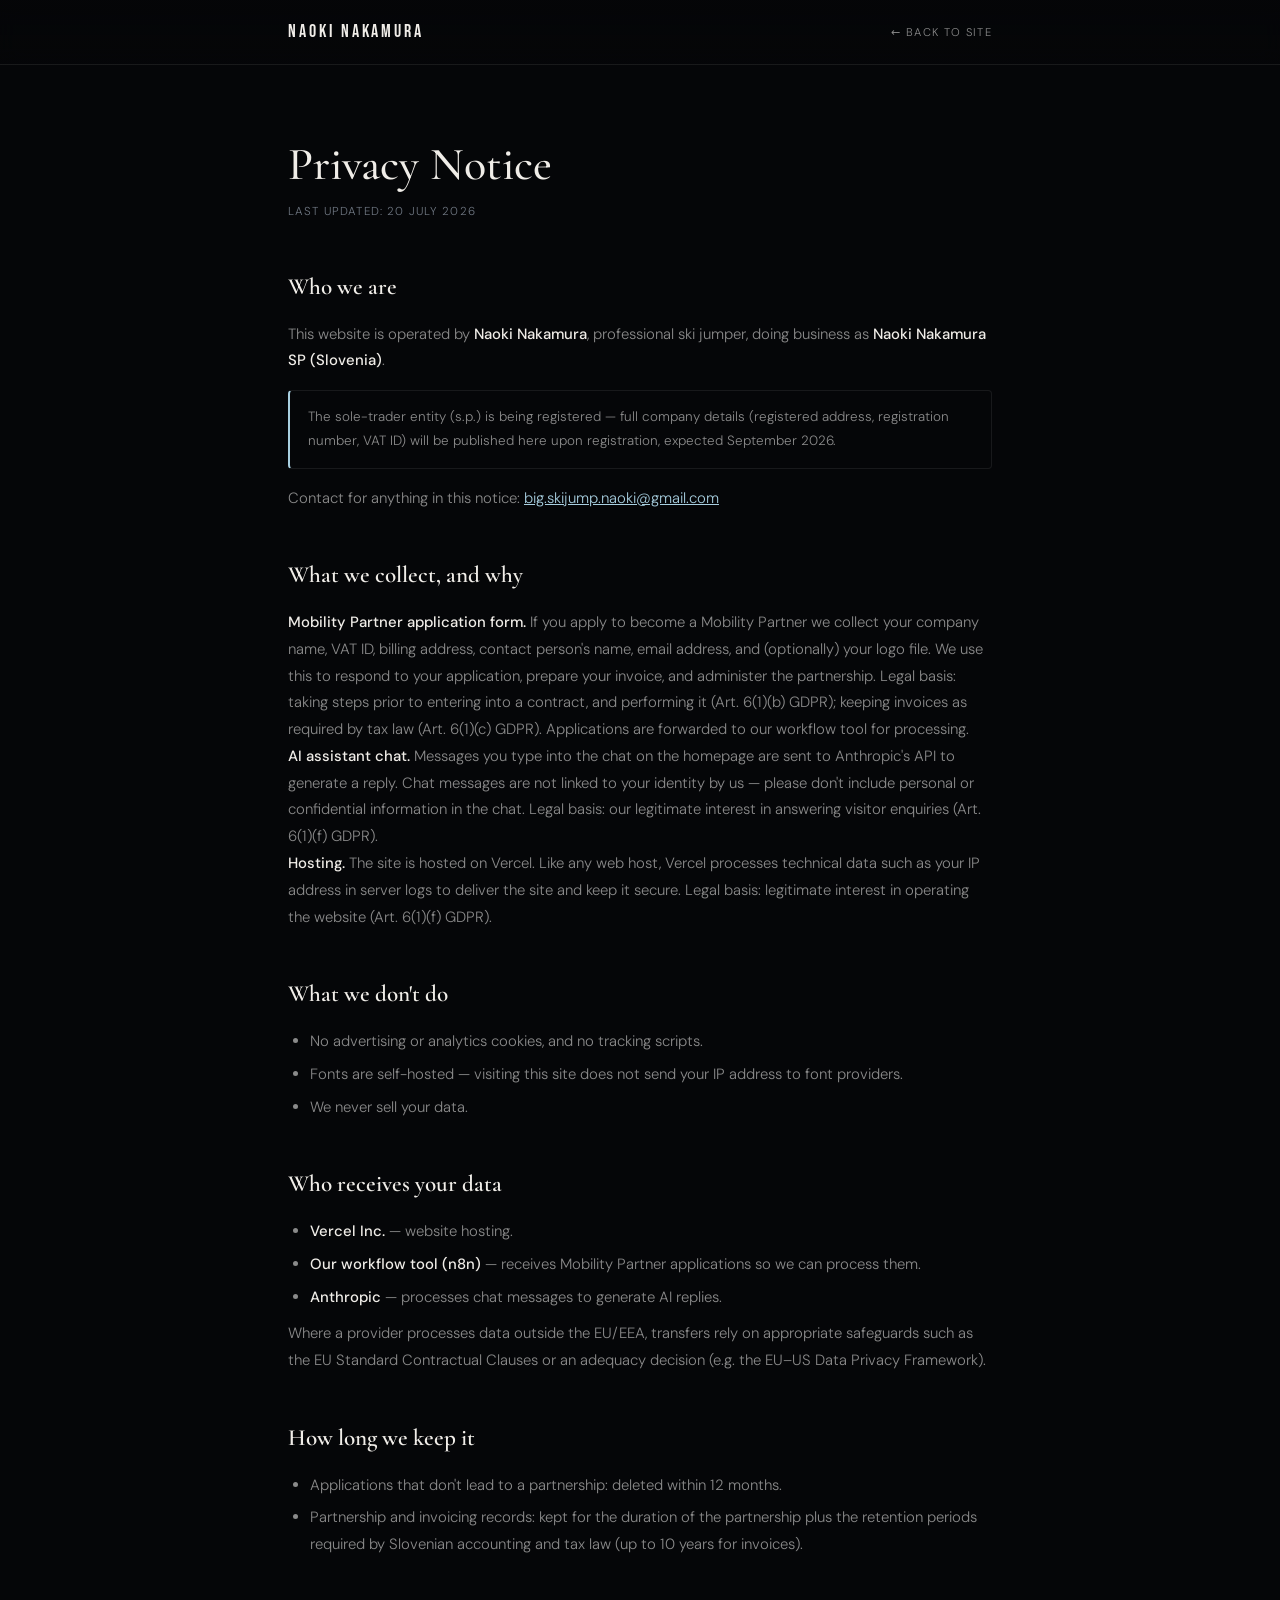
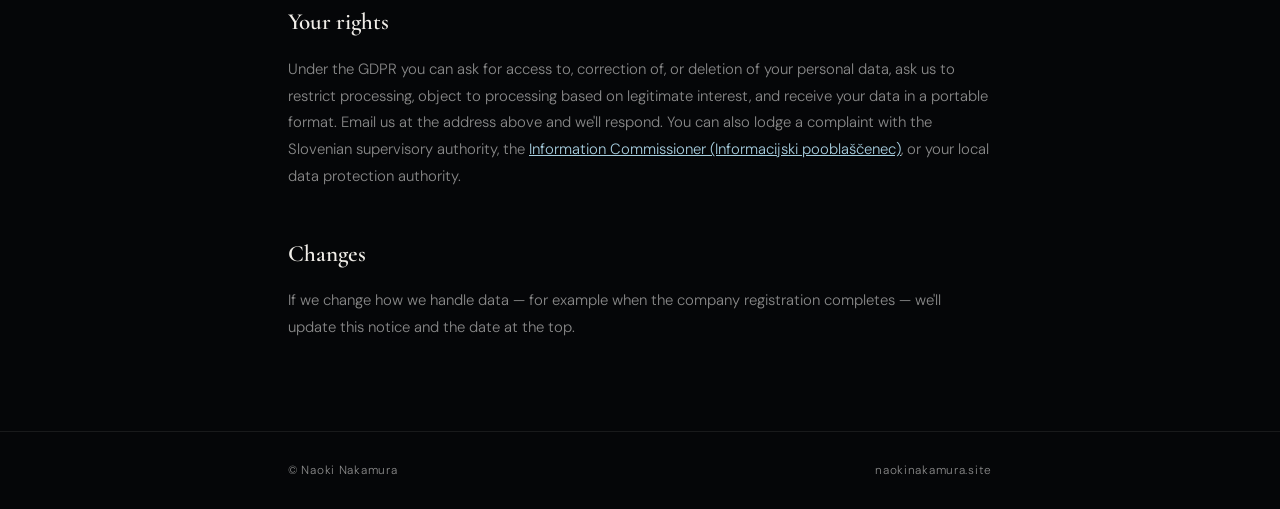
<file: privacy.html>
<!DOCTYPE html>
<!-- Privacy notice for naokinakamura.site (EN) — covers the Mobility Partner
     application form, the AI assistant chat, and hosting. -->
<html lang="en">
<head>
<meta charset="utf-8">
<meta name="viewport" content="width=device-width, initial-scale=1">
<title>Privacy Notice — Naoki Nakamura</title>
<meta name="description" content="Privacy notice for naokinakamura.site: what data we collect, why, and your rights under the GDPR.">
<meta name="robots" content="noindex">
<link rel="stylesheet" href="/fonts/main.css">
<style>
  :root{
    --black:#050608; --white:#f0ede8; --dim:#8a8a8a; --steel:#6f7782;
    --ice:#a8cfe0; --line:rgba(255,255,255,.08);
    --dm:"DM Sans",system-ui,sans-serif;
    --bebas:"Bebas Neue",sans-serif;
    --cormorant:"Cormorant Garamond",Georgia,serif;
  }
  *{box-sizing:border-box;margin:0;padding:0}
  body{font-family:var(--dm);font-weight:300;background:var(--black);color:var(--white);line-height:1.8;-webkit-font-smoothing:antialiased}
  .wrap{max-width:760px;margin:0 auto;padding:0 28px}
  nav{position:sticky;top:0;z-index:50;backdrop-filter:blur(10px);background:linear-gradient(to bottom,rgba(5,6,8,.92),rgba(5,6,8,.7));border-bottom:1px solid var(--line)}
  nav .wrap{display:flex;align-items:center;justify-content:space-between;height:64px}
  .brand{font-family:var(--bebas);font-size:1.15rem;letter-spacing:.16em;color:var(--white);text-decoration:none}
  nav a.back{font-size:.7rem;letter-spacing:.12em;text-transform:uppercase;color:var(--dim);text-decoration:none}
  nav a.back:hover{color:var(--white)}
  main{padding:72px 0 90px}
  h1{font-family:var(--cormorant);font-weight:500;font-size:clamp(30px,5vw,46px);line-height:1.2;margin-bottom:10px}
  .updated{font-size:.72rem;letter-spacing:.1em;text-transform:uppercase;color:var(--steel);margin-bottom:44px}
  h2{font-family:var(--cormorant);font-weight:600;font-size:1.45rem;margin:44px 0 12px;color:var(--white)}
  p,li{font-size:.93rem;color:var(--dim)}
  p b,li b{color:var(--white);font-weight:500}
  ul{padding-left:22px;margin:10px 0}
  li{margin:6px 0}
  a{color:var(--ice)}
  .note{border:1px solid var(--line);border-left:2px solid var(--ice);border-radius:4px;padding:14px 18px;font-size:.84rem;color:var(--dim);margin:16px 0}
  footer{border-top:1px solid var(--line);padding:28px 0}
  footer .wrap{display:flex;justify-content:space-between;flex-wrap:wrap;gap:10px}
  footer span,footer a{font-size:.74rem;color:var(--dim);letter-spacing:.06em;text-decoration:none}
  footer a:hover{color:var(--ice)}
</style>
</head>
<body>

<nav>
  <div class="wrap">
    <a class="brand" href="/">NAOKI NAKAMURA</a>
    <a class="back" href="/">← Back to site</a>
  </div>
</nav>

<main>
  <div class="wrap">
    <h1>Privacy Notice</h1>
    <div class="updated">Last updated: 20 July 2026</div>

    <h2>Who we are</h2>
    <p>This website is operated by <b>Naoki Nakamura</b>, professional ski jumper, doing business as <b>Naoki Nakamura SP (Slovenia)</b>.</p>
    <div class="note">The sole-trader entity (s.p.) is being registered — full company details (registered address, registration number, VAT ID) will be published here upon registration, expected September 2026.</div>
    <p>Contact for anything in this notice: <a href="mailto:big.skijump.naoki@gmail.com">big.skijump.naoki@gmail.com</a></p>

    <h2>What we collect, and why</h2>
    <p><b>Mobility Partner application form.</b> If you apply to become a Mobility Partner we collect your company name, VAT ID, billing address, contact person's name, email address, and (optionally) your logo file. We use this to respond to your application, prepare your invoice, and administer the partnership. Legal basis: taking steps prior to entering into a contract, and performing it (Art. 6(1)(b) GDPR); keeping invoices as required by tax law (Art. 6(1)(c) GDPR). Applications are forwarded to our workflow tool for processing.</p>
    <p><b>AI assistant chat.</b> Messages you type into the chat on the homepage are sent to Anthropic's API to generate a reply. Chat messages are not linked to your identity by us — please don't include personal or confidential information in the chat. Legal basis: our legitimate interest in answering visitor enquiries (Art. 6(1)(f) GDPR).</p>
    <p><b>Hosting.</b> The site is hosted on Vercel. Like any web host, Vercel processes technical data such as your IP address in server logs to deliver the site and keep it secure. Legal basis: legitimate interest in operating the website (Art. 6(1)(f) GDPR).</p>

    <h2>What we don't do</h2>
    <ul>
      <li>No advertising or analytics cookies, and no tracking scripts.</li>
      <li>Fonts are self-hosted — visiting this site does not send your IP address to font providers.</li>
      <li>We never sell your data.</li>
    </ul>

    <h2>Who receives your data</h2>
    <ul>
      <li><b>Vercel Inc.</b> — website hosting.</li>
      <li><b>Our workflow tool (n8n)</b> — receives Mobility Partner applications so we can process them.</li>
      <li><b>Anthropic</b> — processes chat messages to generate AI replies.</li>
    </ul>
    <p>Where a provider processes data outside the EU/EEA, transfers rely on appropriate safeguards such as the EU Standard Contractual Clauses or an adequacy decision (e.g. the EU–US Data Privacy Framework).</p>

    <h2>How long we keep it</h2>
    <ul>
      <li>Applications that don't lead to a partnership: deleted within 12 months.</li>
      <li>Partnership and invoicing records: kept for the duration of the partnership plus the retention periods required by Slovenian accounting and tax law (up to 10 years for invoices).</li>
    </ul>

    <h2>Your rights</h2>
    <p>Under the GDPR you can ask for access to, correction of, or deletion of your personal data, ask us to restrict processing, object to processing based on legitimate interest, and receive your data in a portable format. Email us at the address above and we'll respond. You can also lodge a complaint with the Slovenian supervisory authority, the <a href="https://www.ip-rs.si/" target="_blank" rel="noopener">Information Commissioner (Informacijski pooblaščenec)</a>, or your local data protection authority.</p>

    <h2>Changes</h2>
    <p>If we change how we handle data — for example when the company registration completes — we'll update this notice and the date at the top.</p>
  </div>
</main>

<footer>
  <div class="wrap">
    <span>© Naoki Nakamura</span>
    <a href="/">naokinakamura.site</a>
  </div>
</footer>

</body>
</html>
</file>
<file: fonts/main.css>
/* latin-ext */
@font-face {
  font-family: 'Bebas Neue';
  font-style: normal;
  font-weight: 400;
  font-display: swap;
  src: url(/fonts/BebasNeue-400-latin-ext.woff2) format('woff2');
  unicode-range: U+0100-02BA, U+02BD-02C5, U+02C7-02CC, U+02CE-02D7, U+02DD-02FF, U+0304, U+0308, U+0329, U+1D00-1DBF, U+1E00-1E9F, U+1EF2-1EFF, U+2020, U+20A0-20AB, U+20AD-20C0, U+2113, U+2C60-2C7F, U+A720-A7FF;
}
/* latin */
@font-face {
  font-family: 'Bebas Neue';
  font-style: normal;
  font-weight: 400;
  font-display: swap;
  src: url(/fonts/BebasNeue-400-latin.woff2) format('woff2');
  unicode-range: U+0000-00FF, U+0131, U+0152-0153, U+02BB-02BC, U+02C6, U+02DA, U+02DC, U+0304, U+0308, U+0329, U+2000-206F, U+20AC, U+2122, U+2191, U+2193, U+2212, U+2215, U+FEFF, U+FFFD;
}
/* latin-ext */
@font-face {
  font-family: 'Cormorant Garamond';
  font-style: italic;
  font-weight: 300;
  font-display: swap;
  src: url(/fonts/CormorantGaramond-300i-latin-ext.woff2) format('woff2');
  unicode-range: U+0100-02BA, U+02BD-02C5, U+02C7-02CC, U+02CE-02D7, U+02DD-02FF, U+0304, U+0308, U+0329, U+1D00-1DBF, U+1E00-1E9F, U+1EF2-1EFF, U+2020, U+20A0-20AB, U+20AD-20C0, U+2113, U+2C60-2C7F, U+A720-A7FF;
}
/* latin */
@font-face {
  font-family: 'Cormorant Garamond';
  font-style: italic;
  font-weight: 300;
  font-display: swap;
  src: url(/fonts/CormorantGaramond-300i-latin.woff2) format('woff2');
  unicode-range: U+0000-00FF, U+0131, U+0152-0153, U+02BB-02BC, U+02C6, U+02DA, U+02DC, U+0304, U+0308, U+0329, U+2000-206F, U+20AC, U+2122, U+2191, U+2193, U+2212, U+2215, U+FEFF, U+FFFD;
}
/* latin-ext */
@font-face {
  font-family: 'Cormorant Garamond';
  font-style: italic;
  font-weight: 400;
  font-display: swap;
  src: url(/fonts/CormorantGaramond-400i-latin-ext.woff2) format('woff2');
  unicode-range: U+0100-02BA, U+02BD-02C5, U+02C7-02CC, U+02CE-02D7, U+02DD-02FF, U+0304, U+0308, U+0329, U+1D00-1DBF, U+1E00-1E9F, U+1EF2-1EFF, U+2020, U+20A0-20AB, U+20AD-20C0, U+2113, U+2C60-2C7F, U+A720-A7FF;
}
/* latin */
@font-face {
  font-family: 'Cormorant Garamond';
  font-style: italic;
  font-weight: 400;
  font-display: swap;
  src: url(/fonts/CormorantGaramond-400i-latin.woff2) format('woff2');
  unicode-range: U+0000-00FF, U+0131, U+0152-0153, U+02BB-02BC, U+02C6, U+02DA, U+02DC, U+0304, U+0308, U+0329, U+2000-206F, U+20AC, U+2122, U+2191, U+2193, U+2212, U+2215, U+FEFF, U+FFFD;
}
/* latin-ext */
@font-face {
  font-family: 'Cormorant Garamond';
  font-style: normal;
  font-weight: 300;
  font-display: swap;
  src: url(/fonts/CormorantGaramond-300-latin-ext.woff2) format('woff2');
  unicode-range: U+0100-02BA, U+02BD-02C5, U+02C7-02CC, U+02CE-02D7, U+02DD-02FF, U+0304, U+0308, U+0329, U+1D00-1DBF, U+1E00-1E9F, U+1EF2-1EFF, U+2020, U+20A0-20AB, U+20AD-20C0, U+2113, U+2C60-2C7F, U+A720-A7FF;
}
/* latin */
@font-face {
  font-family: 'Cormorant Garamond';
  font-style: normal;
  font-weight: 300;
  font-display: swap;
  src: url(/fonts/CormorantGaramond-300-latin.woff2) format('woff2');
  unicode-range: U+0000-00FF, U+0131, U+0152-0153, U+02BB-02BC, U+02C6, U+02DA, U+02DC, U+0304, U+0308, U+0329, U+2000-206F, U+20AC, U+2122, U+2191, U+2193, U+2212, U+2215, U+FEFF, U+FFFD;
}
/* latin-ext */
@font-face {
  font-family: 'Cormorant Garamond';
  font-style: normal;
  font-weight: 400;
  font-display: swap;
  src: url(/fonts/CormorantGaramond-400-latin-ext.woff2) format('woff2');
  unicode-range: U+0100-02BA, U+02BD-02C5, U+02C7-02CC, U+02CE-02D7, U+02DD-02FF, U+0304, U+0308, U+0329, U+1D00-1DBF, U+1E00-1E9F, U+1EF2-1EFF, U+2020, U+20A0-20AB, U+20AD-20C0, U+2113, U+2C60-2C7F, U+A720-A7FF;
}
/* latin */
@font-face {
  font-family: 'Cormorant Garamond';
  font-style: normal;
  font-weight: 400;
  font-display: swap;
  src: url(/fonts/CormorantGaramond-400-latin.woff2) format('woff2');
  unicode-range: U+0000-00FF, U+0131, U+0152-0153, U+02BB-02BC, U+02C6, U+02DA, U+02DC, U+0304, U+0308, U+0329, U+2000-206F, U+20AC, U+2122, U+2191, U+2193, U+2212, U+2215, U+FEFF, U+FFFD;
}
/* latin-ext */
@font-face {
  font-family: 'Cormorant Garamond';
  font-style: normal;
  font-weight: 500;
  font-display: swap;
  src: url(/fonts/CormorantGaramond-500-latin-ext.woff2) format('woff2');
  unicode-range: U+0100-02BA, U+02BD-02C5, U+02C7-02CC, U+02CE-02D7, U+02DD-02FF, U+0304, U+0308, U+0329, U+1D00-1DBF, U+1E00-1E9F, U+1EF2-1EFF, U+2020, U+20A0-20AB, U+20AD-20C0, U+2113, U+2C60-2C7F, U+A720-A7FF;
}
/* latin */
@font-face {
  font-family: 'Cormorant Garamond';
  font-style: normal;
  font-weight: 500;
  font-display: swap;
  src: url(/fonts/CormorantGaramond-500-latin.woff2) format('woff2');
  unicode-range: U+0000-00FF, U+0131, U+0152-0153, U+02BB-02BC, U+02C6, U+02DA, U+02DC, U+0304, U+0308, U+0329, U+2000-206F, U+20AC, U+2122, U+2191, U+2193, U+2212, U+2215, U+FEFF, U+FFFD;
}
/* latin-ext */
@font-face {
  font-family: 'Cormorant Garamond';
  font-style: normal;
  font-weight: 600;
  font-display: swap;
  src: url(/fonts/CormorantGaramond-600-latin-ext.woff2) format('woff2');
  unicode-range: U+0100-02BA, U+02BD-02C5, U+02C7-02CC, U+02CE-02D7, U+02DD-02FF, U+0304, U+0308, U+0329, U+1D00-1DBF, U+1E00-1E9F, U+1EF2-1EFF, U+2020, U+20A0-20AB, U+20AD-20C0, U+2113, U+2C60-2C7F, U+A720-A7FF;
}
/* latin */
@font-face {
  font-family: 'Cormorant Garamond';
  font-style: normal;
  font-weight: 600;
  font-display: swap;
  src: url(/fonts/CormorantGaramond-600-latin.woff2) format('woff2');
  unicode-range: U+0000-00FF, U+0131, U+0152-0153, U+02BB-02BC, U+02C6, U+02DA, U+02DC, U+0304, U+0308, U+0329, U+2000-206F, U+20AC, U+2122, U+2191, U+2193, U+2212, U+2215, U+FEFF, U+FFFD;
}
/* latin-ext */
@font-face {
  font-family: 'DM Sans';
  font-style: normal;
  font-weight: 300;
  font-display: swap;
  src: url(/fonts/DMSans-300-latin-ext.woff2) format('woff2');
  unicode-range: U+0100-02BA, U+02BD-02C5, U+02C7-02CC, U+02CE-02D7, U+02DD-02FF, U+0304, U+0308, U+0329, U+1D00-1DBF, U+1E00-1E9F, U+1EF2-1EFF, U+2020, U+20A0-20AB, U+20AD-20C0, U+2113, U+2C60-2C7F, U+A720-A7FF;
}
/* latin */
@font-face {
  font-family: 'DM Sans';
  font-style: normal;
  font-weight: 300;
  font-display: swap;
  src: url(/fonts/DMSans-300-latin.woff2) format('woff2');
  unicode-range: U+0000-00FF, U+0131, U+0152-0153, U+02BB-02BC, U+02C6, U+02DA, U+02DC, U+0304, U+0308, U+0329, U+2000-206F, U+20AC, U+2122, U+2191, U+2193, U+2212, U+2215, U+FEFF, U+FFFD;
}
/* latin-ext */
@font-face {
  font-family: 'DM Sans';
  font-style: normal;
  font-weight: 400;
  font-display: swap;
  src: url(/fonts/DMSans-400-latin-ext.woff2) format('woff2');
  unicode-range: U+0100-02BA, U+02BD-02C5, U+02C7-02CC, U+02CE-02D7, U+02DD-02FF, U+0304, U+0308, U+0329, U+1D00-1DBF, U+1E00-1E9F, U+1EF2-1EFF, U+2020, U+20A0-20AB, U+20AD-20C0, U+2113, U+2C60-2C7F, U+A720-A7FF;
}
/* latin */
@font-face {
  font-family: 'DM Sans';
  font-style: normal;
  font-weight: 400;
  font-display: swap;
  src: url(/fonts/DMSans-400-latin.woff2) format('woff2');
  unicode-range: U+0000-00FF, U+0131, U+0152-0153, U+02BB-02BC, U+02C6, U+02DA, U+02DC, U+0304, U+0308, U+0329, U+2000-206F, U+20AC, U+2122, U+2191, U+2193, U+2212, U+2215, U+FEFF, U+FFFD;
}
/* latin-ext */
@font-face {
  font-family: 'DM Sans';
  font-style: normal;
  font-weight: 500;
  font-display: swap;
  src: url(/fonts/DMSans-500-latin-ext.woff2) format('woff2');
  unicode-range: U+0100-02BA, U+02BD-02C5, U+02C7-02CC, U+02CE-02D7, U+02DD-02FF, U+0304, U+0308, U+0329, U+1D00-1DBF, U+1E00-1E9F, U+1EF2-1EFF, U+2020, U+20A0-20AB, U+20AD-20C0, U+2113, U+2C60-2C7F, U+A720-A7FF;
}
/* latin */
@font-face {
  font-family: 'DM Sans';
  font-style: normal;
  font-weight: 500;
  font-display: swap;
  src: url(/fonts/DMSans-500-latin.woff2) format('woff2');
  unicode-range: U+0000-00FF, U+0131, U+0152-0153, U+02BB-02BC, U+02C6, U+02DA, U+02DC, U+0304, U+0308, U+0329, U+2000-206F, U+20AC, U+2122, U+2191, U+2193, U+2212, U+2215, U+FEFF, U+FFFD;
}
</file>
